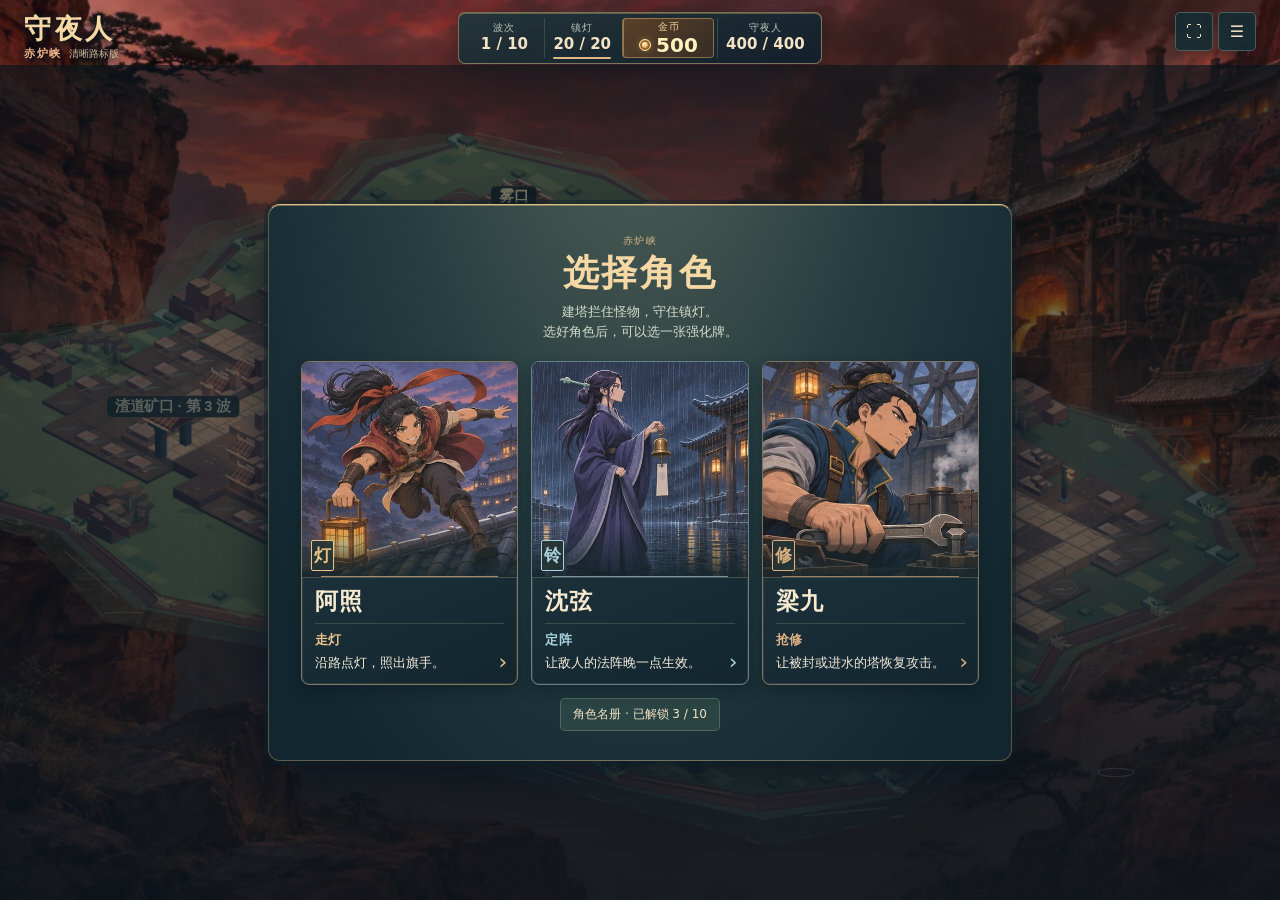
<file: index.html>
<!doctype html>
<html lang="zh-CN">
<head>
<meta charset="utf-8"><meta name="viewport" content="width=device-width,initial-scale=1,viewport-fit=cover">
<meta name="theme-color" content="#142325"><title>守夜人 · 清晰路标版</title><link rel="icon" href="data:,">
  <script type="module" crossorigin src="./assets/index-8osM4e0u.js"></script>
  <link rel="stylesheet" crossorigin href="./assets/index-CZ-QonJN.css">
</head>
<body>
<main>
<div class="layout">
  <div class="field">
    <div class="canvas-wrap">
      <canvas id="board" tabindex="0" aria-label="战场。点十字地基建塔，点塔升级，点道路调动守灯人。也可以用方向键选塔位，按回车打开。"></canvas>
      <div id="arena-frame" aria-hidden="true"></div>
    </div>
    <header class="hud">
      <div class="field-brand"><h1>守夜人</h1><div class="brand-line"><strong id="map-name">青瓦镇</strong><span id="build-version">清晰路标版</span></div></div>
      <section class="strip" aria-label="战斗状态">
        <div><span class="label">波次</span><strong id="wave">1 / 10</strong></div>
        <div class="lamp-gauge"><span class="label" title="怪物到达出口会损耗镇灯，镇灯熄灭就会失守。">镇灯</span><strong id="life"></strong></div>
        <div class="wallet"><span class="label">金币</span><span class="wallet-value"><i aria-hidden="true"></i><strong class="coin" id="gold"></strong></span></div>
        <div><span class="label" id="hero-name">守夜人</span><strong id="hero-hp"></strong></div>
      </section>
      <div class="playback">
        <button id="pause" type="button" aria-pressed="false" title="空格 · 暂停或继续">暂停</button>
        <button id="speed" type="button" aria-label="切换战斗速度">1×</button>
        <button id="fullscreen" type="button" aria-label="进入全屏" title="全屏">⛶</button>
        <button id="menu" type="button" popovertarget="game-menu" aria-label="游戏菜单" title="游戏菜单">☰</button>
      </div>
    </header>
    <ul id="entry-ribbon" aria-label="来敌入口和倒计时，对照地图编号" hidden></ul>
    <div id="portrait-alerts" aria-label="战场预警" hidden>
      <div class="portrait-alert-tabs" role="group" aria-label="切换预警详情">
        <button type="button" data-action="portrait-alert" data-id="boss" aria-controls="boss-intent"><span>首领</span><b></b></button>
        <button type="button" data-action="portrait-alert" data-id="rift" aria-controls="pressure"><span>阵眼</span><b></b></button>
        <button type="button" data-action="portrait-alert" data-id="side" aria-controls="field-notices"><span>侧路</span><b></b></button>
        <button type="button" data-action="portrait-alert" data-id="event" aria-controls="battle-incident field-support"><span>事件</span><b></b></button>
      </div>
      <div id="portrait-alert-panels"></div>
    </div>
    <div class="battle-notice" id="battle-notice">
      <div class="field-notices" id="field-notices">
        <p id="portrait-route-cue" hidden></p>
        <ul id="entrance-alert" aria-label="新入口及增援预告" hidden></ul>
        <div id="incoming" hidden></div>
        <p id="battle-aid-status" role="status" hidden></p>
      </div>
      <div class="threat-stack">
        <section id="pressure" class="pressure" aria-label="阵眼" hidden>
          <div class="pressure-copy"><strong id="pressure-title" role="status"></strong><span id="pressure-clock"></span>
            <small id="pressure-detail"></small><div class="pressure-meter" id="pressure-meter" hidden><i></i></div>
          </div>
          <div class="pressure-actions">
            <button id="rift-hero" type="button" title="F · 守灯人到场后持续破阵"><span id="rift-order">派守灯人</span> <kbd>F</kbd></button>
            <button id="rift-focus" type="button" title="G · 射程内的塔立即转火阵眼"><span id="rift-focus-copy">塔群集火</span> <kbd>G</kbd></button>
          </div>
        </section>
      <section id="boss-intent" aria-label="首领状态" hidden>
        <div class="boss-heading"><strong id="boss-name"></strong><span id="boss-hp"></span></div>
        <div class="boss-health-track"><progress id="boss-meter" max="100" value="100" aria-label="首领生命"></progress><span id="boss-gates" aria-hidden="true"></span></div>
        <strong id="boss-cast"></strong><progress id="boss-timer" max="100" value="100" aria-label="首领施法剩余时间" hidden></progress>
        <p id="boss-distance"></p><p id="boss-counter"></p><p id="boss-focus"></p><button id="boss-action" type="button" hidden></button>
      </section>
      </div>
    </div>
    <div id="side-events">
    <section id="battle-incident" aria-labelledby="incident-title" hidden>
      <div class="incident-heading"><i id="incident-icon" aria-hidden="true"></i><strong id="incident-title" aria-live="polite"></strong><span id="incident-clock"></span></div>
      <progress id="incident-timer" max="100" value="100" aria-label="事件剩余时间"></progress>
      <p id="incident-note" aria-live="polite"></p>
      <div class="incident-actions" role="group" aria-label="事件选项">
        <button id="incident-primary" type="button"><strong></strong><small></small></button>
        <button id="incident-alternative" type="button" hidden><strong></strong><small></small></button>
        <button id="incident-third" type="button" hidden><strong></strong><small></small></button>
      </div>
    </section>
    <section id="field-support" aria-labelledby="field-support-title" hidden>
      <div class="incident-heading"><strong id="field-support-title">协防战令</strong><span id="support-clock"></span></div>
      <div class="incident-actions" id="support-choices" role="group" aria-label="调度协防援助"></div>
    </section>
    </div>
    <section id="castle" aria-label="塔位指挥"></section>
    <div id="build-guide" class="guide-tip" hidden>
      <button type="button" data-action="guide-pad">点这里建塔</button><button type="button" class="guide-skip" data-action="skip-guide">跳过引导</button>
    </div>
    <button id="fixture-cue" type="button" data-action="fixture-cue" hidden></button>
    <p id="map-prompt" hidden></p><p id="chime" aria-live="polite" hidden></p>
    <div class="battle-dock" aria-label="战斗操作">
      <div class="dock-actions">
        <button id="zone" type="button" aria-label="切换战场视野" title="放大后可拖动地图">放大</button>
        <button id="brief-toggle" type="button" popovertarget="situation">战况</button>
        <button id="cancel-aim" type="button" hidden>取消</button>
      </div>
      <p id="radio" role="status" aria-live="polite"></p>
      <div class="dock-primary">
        <div id="starter"></div>
        <div class="command-bar" id="command-bar" hidden><div id="defense-pick" hidden></div><div id="battle-plan-choices" role="group" aria-label="本波战备"></div><button id="lane-brief" type="button" data-action="show-lane-pad" hidden></button><p id="opening-preview" hidden></p><button id="quick-order" type="button"></button></div>
        <div id="skill-guide" class="guide-tip" hidden>
          <p id="skill-guide-copy" role="status">点「提灯」，再点怪物脚下减速。</p><button type="button" class="guide-skip" data-action="skip-guide">跳过引导</button>
        </div>
        <div class="skills" id="skills" aria-label="主动技能"></div>
      </div>
    </div>
  </div>
  <aside id="phase-overlay" aria-labelledby="brief-title">
    <div class="phase-card">
      <p class="label" id="brief-label">出巡前</p>
      <h2 id="brief-title">选择角色</h2>
      <p id="phase-copy"></p>
      <p id="keeper-unlock" class="keeper-unlock" role="status" hidden></p>
      <section id="decisions"></section>
    </div>
  </aside>
</div>
<section id="situation" class="drawer" popover="auto" aria-labelledby="situation-title">
  <div class="drawer-heading"><h2 id="situation-title">战况</h2><button type="button" class="drawer-close" aria-label="关闭战况" popovertarget="situation" popovertargetaction="hide">×</button></div>
  <div class="situation-meta"><strong id="watch">一更</strong><span id="field-note"></span><span id="remaining"></span></div>
  <div id="wave-progress" hidden aria-label="本波出怪进度"><i></i></div>
  <section id="defense-board" aria-label="路线协防" hidden></section>
  <section id="map-mechanic" aria-label="地图机关提示" hidden><strong id="mechanic-title"></strong><span id="mechanic-detail"></span><button id="stone-order" type="button" hidden>守夜人净碑 <kbd>V</kbd></button></section>
  <p id="rift-plan-note" class="rift-plan-note" hidden></p>
  <section id="fixtures" aria-label="地图机关"></section>
  <div class="drawer-actions"><button id="hero-mode" type="button" aria-pressed="false">调动守夜人 <kbd>H</kbd></button><button id="retreat" type="button" title="J · 敌人离开镇灯附近后恢复生命">回镇灯 <kbd>J</kbd></button></div>
  <section class="war-plan" aria-label="守备计划">
    <div id="watch-steps" aria-label="五更进度"></div>
    <p id="brief-copy"></p><p id="map-brief" hidden></p><div id="forecast" aria-label="敌群构成"></div><p id="counter-note" hidden></p>
    <p id="opening-buff" hidden></p><p id="patrol" hidden></p><div id="patrol-options"></div><div id="keeper-plans"></div><div id="preparations"></div>
  </section>
  <details class="advisor-details"><summary>副官布防</summary><section id="advisor"></section></details>
</section>
<section id="game-menu" class="drawer" popover="auto" aria-labelledby="game-menu-title">
  <div class="drawer-heading"><h2 id="game-menu-title">守夜人</h2><button type="button" class="drawer-close" aria-label="关闭菜单" popovertarget="game-menu" popovertargetaction="hide">×</button></div>
  <div class="menu-actions">
    <button id="sound" type="button" aria-pressed="true">音效开</button><button id="help" type="button">操作手册</button><button id="report" type="button">守夜战报</button>
    <button type="button" data-action="roster">角色名册</button><button id="guide-menu" type="button" data-action="toggle-guide">跳过新手引导</button>
    <button id="retry" type="button">重开本波</button><button id="restart" type="button">重开整局</button>
  </div>
</section>
</main>
<dialog id="keeper-roster" aria-labelledby="keeper-roster-title">
  <form method="dialog"><button type="submit" class="drawer-close" aria-label="关闭名册">×</button></form>
  <h2 id="keeper-roster-title">角色名册</h2>
  <p id="keeper-progress"></p><button id="keeper-angle" type="button" aria-pressed="true">查看角色近照</button>
  <div id="keeper-list"></div>
</dialog>
<dialog id="opening-draw" aria-labelledby="draw-title">
  <div class="draw-shell">
    <canvas id="draw-particles" width="1" height="1" aria-hidden="true"></canvas>
    <h2 id="draw-title">选择开局强化</h2>
    <p id="draw-wallet" class="wallet-value" hidden><i aria-hidden="true"></i><span>金币</span><strong id="draw-gold"></strong></p>
    <p id="draw-copy"></p>
    <p id="draw-enrollment" class="keeper-unlock" role="status" hidden></p>
    <details id="draw-odds-details" hidden><summary>查看抽卡概率</summary><p id="draw-odds"></p></details>
    <div id="draw-stage">
      <div id="seal-stage">
        <button id="tear-pack" type="button" aria-label="向右拖动封条或点击拆开卡包">
          <canvas class="pack-canvas" width="568" height="328" aria-hidden="true"></canvas>
        </button>
      </div>
      <div class="draw-choices" id="draw-choices" hidden></div>
    </div>
    <div class="draw-actions">
      <button id="draw-open" class="primary" type="button">打开卡包</button>
      <button id="reward-guide-skip" class="guide-skip" type="button" hidden>跳过引导</button>
      <button id="draw-redraw" type="button" hidden>换一包</button>
      <button id="draw-skip" type="button">跳过强化</button>
      <label hidden><input id="draw-full-motion" type="checkbox">完整动画</label>
    </div>
  </div>
</dialog>
<dialog id="battle-report">
  <h2>守夜战报</h2>
  <div id="report-content"></div>
  <form method="dialog"><button class="primary">返回守备</button></form>
</dialog>
<dialog id="manual" aria-labelledby="manual-title">
  <h2 id="manual-title">怎么玩</h2>
  <p>建塔拦住怪物。怪物到达出口会损耗镇灯，镇灯熄灭就会失守。</p>
  <ol>
    <li>选一位守灯人，拆开卡包选一张强化。开局强化在本局生效，也可以跳过。</li>
    <li>点「布阵并开战」，用金币建好三座推荐塔并开始第 1 波。也可以点地图上的十字地基自己建塔，准备好再开战。</li>
    <li>塔楼会自动攻击。点已有塔可以升级，点道路可以调动守灯人。战斗中也可以点底部技能支援塔楼。</li>
  </ol>
  <details>
    <summary>键盘操作</summary>
    <p>按空格开战、暂停或继续。按 X 执行屏幕上的战斗指令。用 1、2 选战备，翻牌后用 1、2、3 选牌。</p>
    <p>Q 使用角色技能，W 提灯减速，E 召唤民兵，R 轰击一片区域。按 H 后点道路可调动守灯人，按 J 让角色回镇灯休整。放大后可拖动地图查看其他区域。</p>
  </details>
  <details>
    <summary>塔楼、机关和首领</summary>
    <ul>
      <li>箭楼和火铳炮楼能对空，符箓坛擅长对付重甲。点塔可以调整优先攻击的目标。三级塔可以选一种专精。更房可设置守卫集结点。点塔楼的「更多」可以出售或移塔。</li>
      <li>把箭楼和符箓坛建在一起可触发破甲箭，把炮楼和更房建在一起可触发火墙，炮楼搭配箭楼可触发穿云炮。</li>
      <li>每波默认有两枚灯令。在「战况」里使用灯令开机关。青瓦镇可用连灯照破照面傀的伪装，河湾可开闸改道或用排水轮退潮，槐祠可用净魂坛拆护魂碑或敲钟打断附近的首领。</li>
      <li>第 4、5 波在开战按钮上方点协防选项，地图会标出入口、路线和塔位。点「确认协防」后，第 5、6 波守住对应入口，第 7 波起可获得援助。机关旁出现短提示时，点提示即可使用。第 7 波起可在开战按钮上方选择自动战备。救侧路会拦一批地面怪。梦魇之主出现的波次也可以留招打断施法。槐祠第 15 波、青瓦镇第 15 和第 16 波可以预备角色侧防，侧门出现敌情时点指挥按钮或按 X。</li>
      <li>第 5 波起，阵眼会夺取镇灯、封住塔楼或召来援军。按 F 派守灯人过去，按 G 让射程内的塔集中攻击，也可以用灯火轰击。首领施法时，尽快集火，或先用提灯照住首领再施放能命中的角色技能。</li>
    </ul>
  </details>
  <form method="dialog"><button class="primary">返回守备</button></form>
</dialog>
</body>
</html>
</file>
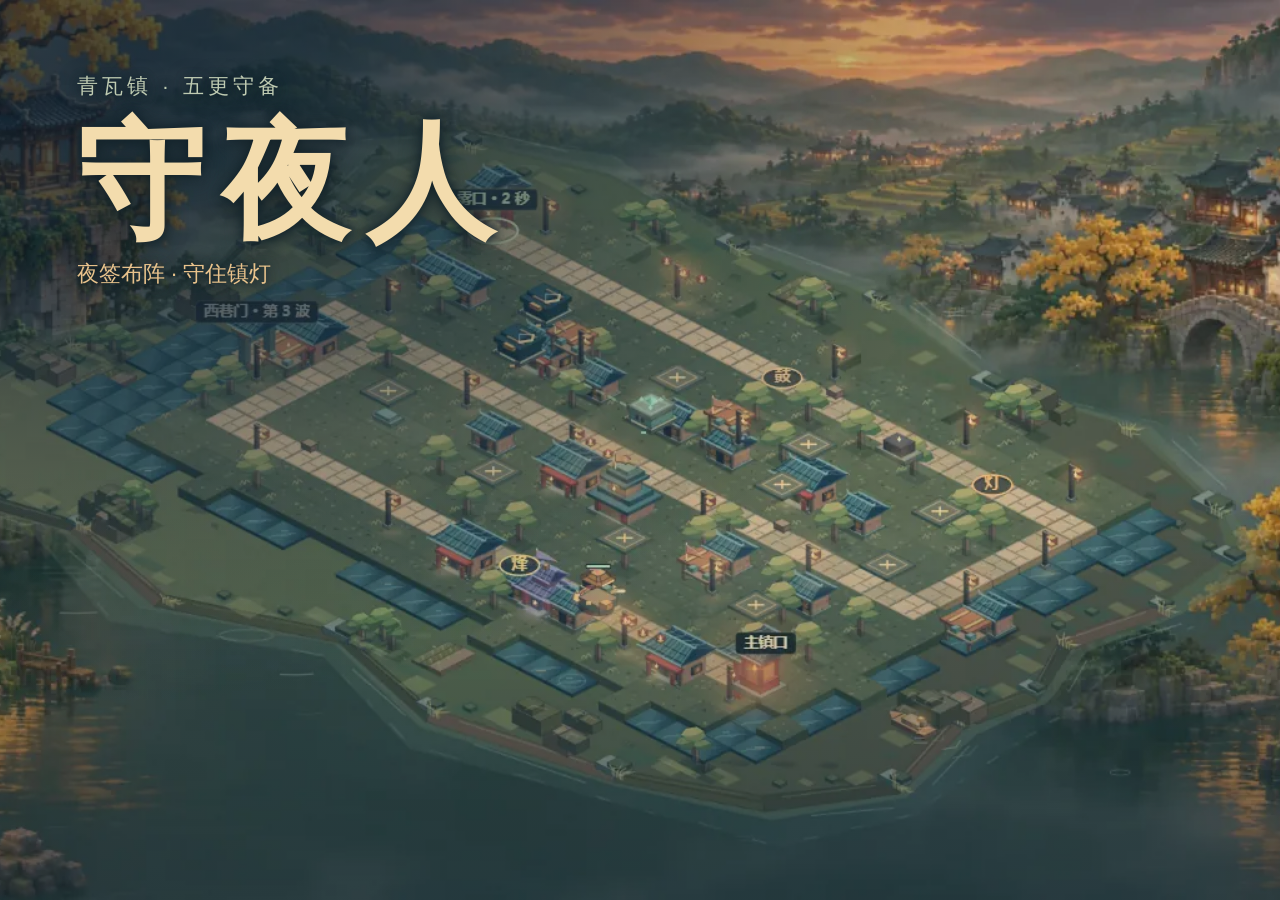
<file: landing.html>
<!doctype html>
<html lang="zh-CN"><head><meta charset="utf-8"><meta name="viewport" content="width=device-width,initial-scale=1">
<title>守夜人</title><link rel="icon" href="data:,"><style>
*{box-sizing:border-box}body{margin:0;background:#16282c;color:#f3dcad;font-family:"Microsoft YaHei",sans-serif}
main{position:relative;min-height:100vh;overflow:hidden;isolation:isolate;background:#192d2f}
.letter{position:absolute;top:8vh;left:6vw;z-index:2;text-shadow:0 3px 20px #152327,0 0 8px #10222e}
p{margin:0;color:#becab1;font-size:clamp(12px,1.7vw,21px);letter-spacing:.2em}
h1{font:bold clamp(55px,10vw,145px)/1.17 SimSun,serif;letter-spacing:.13em;margin:1vh 0 0}
span{font-size:clamp(15px,2vw,22px);color:#e9c38c}
img{position:absolute;inset:0;width:100%;height:100%;object-fit:cover;object-position:48% 43%}
.fog{position:absolute;inset:0;background:radial-gradient(ellipse at 9% 14%,#102131c9,transparent 53%),linear-gradient(0deg,#10233152,transparent 48%)}
@media(orientation:portrait){.letter{top:11vh}img{object-position:49% 44%}}
</style></head>
<body><main><img src="[data-uri]" alt="灯火映照下的青瓦镇"><div class="fog"></div><div class="letter"><p>青瓦镇 · 五更守备</p><h1>守夜人</h1><span>夜签布阵 · 守住镇灯</span></div></main></body></html>
</file>
<file: assets/index-CZ-QonJN.css>
*{box-sizing:border-box}:root{color-scheme:dark;--ink:#f3e3c4;--muted:#b8c8b8;--deep:#142528;--panel:#192e30;--line:#6176676b;--accent:#edc48a;--jade:#b6d4ad;--rose:#e98f7b;font-family:Microsoft YaHei,PingFang SC,system-ui,sans-serif;background:#142426;color:var(--ink)}body{margin:0;overflow:hidden;overscroll-behavior:none}main{--hud-pad:clamp(10px,2vw,24px);--safe-top:env(safe-area-inset-top,0px);--safe-bottom:env(safe-area-inset-bottom,0px);--safe-left:max(var(--hud-pad),env(safe-area-inset-left,0px));--safe-right:max(var(--hud-pad),env(safe-area-inset-right,0px));--hud-top:calc(var(--safe-top) + 12px);--dock-bottom:calc(var(--safe-bottom) + 12px);--camera-top:calc(var(--safe-top) + 102px);--camera-bottom:calc(var(--safe-bottom) + 109px);position:relative;height:100vh;height:100dvh;overflow:hidden;background:#14262e}h1,h2,h3,p{margin:0}h2{font-size:23px;line-height:1.2}h3{font-size:14px;line-height:1.2}.layout,.field,.canvas-wrap,#board{position:absolute;inset:0}#board{display:block;width:100%;height:100%;touch-action:none;cursor:crosshair}.layout[data-zoom]:not([data-aiming]) #board{cursor:grab}#arena-frame{position:absolute;inset:var(--camera-top) var(--safe-right) var(--camera-bottom) var(--safe-left);pointer-events:none}#entry-ribbon{position:absolute;z-index:3;top:var(--notice-top);inset-inline:var(--safe-left) var(--safe-right);display:flex;justify-content:center;flex-wrap:wrap;gap:3px 5px;list-style:none;padding:0;margin:0;pointer-events:none}#entry-ribbon li{display:flex;align-items:center;gap:4px;padding:2px 5px;height:23px;white-space:nowrap;border:1px solid #536975;border-radius:4px;background:#162a36;color:#f3e9cf;font-size:11px}#entry-ribbon li[data-new]{border-color:var(--route-ink)}#entry-ribbon .entry-number{display:grid;place-items:center;min-width:15px;height:15px;border-radius:50%;background:var(--route-ink);color:#172632;font:800 10px/1 system-ui}#entry-ribbon b{margin-left:1px;color:#ead6a7;font-variant-numeric:tabular-nums}#entry-ribbon li[data-soon] b{color:#fff1c2}.hud{position:absolute;inset:var(--hud-top) var(--safe-right) auto var(--safe-left);z-index:3;display:grid;grid-template-columns:1fr auto 1fr;gap:14px;align-items:start;pointer-events:none}.field-brand{justify-self:start;align-self:center;text-shadow:0 2px 8px #080d14}.field-brand h1{font:700 27px/1 SimSun,serif;letter-spacing:.13em;color:#f5d8a4}.brand-line{display:flex;flex-wrap:wrap;align-items:baseline;gap:2px 7px;margin-top:3px}.field-brand{filter:drop-shadow(0 1px 4px #0b1724dd)}#map-name{display:block;color:#d4dbc6;font-size:11px;letter-spacing:.14em}#build-version{color:#cfbd9d;font-size:10px;white-space:nowrap}.strip{display:flex;padding:5px 8px;gap:3px;border:1px solid #c6ad7790;border-radius:7px;background:linear-gradient(165deg,#20363aee,#101f2cf0);box-shadow:0 5px 22px #09141780,inset 0 1px #d1bd7958}.lamp-gauge{position:relative}.lamp-gauge:after{content:"";position:absolute;inset:auto 11% -1px;height:2px;border-radius:2px;background:linear-gradient(90deg,#dbb97f 0 var(--wick,0%),#263c43 var(--wick,0%) 100%)}.lamp-gauge:has([data-low]):after{background:linear-gradient(90deg,#ec8b75 0 var(--wick,0%),#432d39 var(--wick,0%) 100%)}.strip>div{min-width:74px;text-align:center;padding:3px 8px}.strip>div+div{border-left:1px solid #6176676b}.strip strong{display:block;font-size:15px;font-variant-numeric:tabular-nums;white-space:nowrap}.coin{color:#f5cc88}.strip>.wallet{min-width:92px;border-radius:4px;border-left-color:#e3b96d75;background:linear-gradient(135deg,#5b4129,#352d26);box-shadow:inset 0 0 0 1px #f0c47d6d;padding:2px 8px}.wallet .label{color:#f4d59f;letter-spacing:.08em}.wallet-value{display:inline-flex;align-items:center;justify-content:center;gap:5px;color:#ffe1a0;font-variant-numeric:tabular-nums}.wallet-value>i{flex:none;display:block;width:12px;height:12px;border-radius:50%;border:1px solid #ffe8a3;background:radial-gradient(circle at 36% 34%,#ffebb9 0 18%,#d69b4a 52%,#9c5e2d);box-shadow:inset 0 0 0 2px #9b602b,0 0 7px #ffc7724f}.strip .wallet strong{font-size:20px;line-height:1.1;color:#fff2bd;letter-spacing:.01em}.label{display:block;color:var(--muted);font-size:10px;letter-spacing:.12em}.playback{display:flex;justify-self:end;gap:5px;pointer-events:auto}.playback button{min-width:38px;min-height:39px;background:#162c33ec;box-shadow:0 4px 14px #030b104a}#fullscreen,#menu{font-size:16px;line-height:1}.battle-notice{position:absolute;z-index:2;inset:var(--notice-top,calc(var(--hud-top) + 60px)) var(--safe-right) auto var(--safe-left);display:flex;flex-direction:row-reverse;justify-content:space-between;gap:9px;align-items:start;pointer-events:none}.field-notices{display:grid;justify-items:end;gap:5px;max-width:min(560px,60%)}#entrance-alert{list-style:none;display:grid;gap:3px;padding:0;margin:0;color:#ffedbd;text-align:right}#entrance-alert li{display:flex;align-items:center;gap:6px;max-width:100%;width:fit-content;justify-self:end;padding:4px 7px;border:1px solid #dfae7596;border-left:3px solid #ffcf87;border-radius:4px;background:#4c372ced;font:700 11px/1.3 system-ui;box-shadow:0 4px 12px #140e1c70}#entrance-alert li>span,#entrance-alert li>b{flex:none;white-space:nowrap}#entrance-alert li>span{color:#f1bc7b}#entrance-alert li>b{padding:2px 4px;border-radius:3px;background:#ffd697;color:#332018;font-variant-numeric:tabular-nums}#entrance-alert li[data-type=summon]{border-left-color:#f2a1aa;background:#4a303fec;color:#ffdae2}#entrance-alert li[data-type=summon]>span{color:#f3adb5}#entrance-alert li[data-type=summon]>b{color:#371e2c;background:#f7b9c6}#entrance-alert li[data-type=flag]{border-left-color:#a7dcd6;background:#233f47ed;color:#e2f5e9}#entrance-alert li[data-type=flag]>span{color:#a5d8cc}#entrance-alert li[data-type=flag]>b{background:#c2e8dc;color:#213738}#incoming{display:flex;align-items:center;gap:5px 10px;max-width:100%;padding:6px 9px;border:1px solid var(--line);border-radius:6px;background:#172c33e8;color:#e8ddc8;font-size:11px;text-shadow:0 1px 2px #0e1c22}#incoming>strong{white-space:nowrap;color:#f0ce93}#incoming.imminent{background:linear-gradient(90deg,#59432e,#303735)}:is(#battle-incident,#field-support){position:absolute;z-index:3;right:var(--safe-right);bottom:calc(var(--dock-bottom) + 60px);width:min(340px,calc(100% - var(--safe-left) - var(--safe-right)));pointer-events:auto;padding:8px 10px;border:1px solid #dbc49960;border-left:3px solid var(--incident-tint);border-radius:5px;background:linear-gradient(135deg,#292a34fa,#172c33fa);box-shadow:0 5px 18px #060e16aa;color:#fff3d9}#side-events{display:contents}#field-support{--incident-tint:var(--support-tint,#eac697);border-left-color:var(--incident-tint)}#field-support .incident-heading{grid-template-columns:1fr auto;margin-bottom:6px}#support-clock{font:700 12px system-ui;font-variant-numeric:tabular-nums}#field-support[data-urgent] #support-clock{color:#ffc6a5}#support-choices [data-id=field]:not(:disabled){background:#334842;border-color:#e2b982a6}.incident-heading{display:grid;grid-template-columns:auto 1fr auto;align-items:center;gap:7px;font-size:14px;color:var(--incident-tint)}#incident-icon{display:grid;place-items:center;width:24px;height:24px;border:1px solid currentColor;border-radius:4px;font:700 15px SimSun,serif;background:#0f1e2a}#battle-incident[data-state=urgent]{box-shadow:0 0 18px color-mix(in srgb,var(--incident-tint) 32%,transparent),0 5px 18px #060e16aa}#battle-incident[data-state=yield] #incident-clock{color:#f6e0c2}#battle-incident:is([data-state=resolved],[data-state=missed]){background:linear-gradient(135deg,#243b38,#132731);box-shadow:0 5px 18px #060e16aa,0 0 16px #a2e6b830}#battle-incident[data-state=missed]{background:linear-gradient(135deg,#4a312e,#20252b);box-shadow:0 5px 18px #060e16aa,0 0 14px #f5a98832}#battle-incident:is([data-state=resolved],[data-state=missed]) #incident-note{margin:6px 0 2px}@media(prefers-reduced-motion:no-preference){:is(#battle-incident,#field-support):not([hidden]){animation:incident-enter .22s ease-out}}@keyframes incident-enter{0%{opacity:0;transform:translateY(6px)}to{opacity:1;transform:none}}#incident-clock{padding:3px 5px;border-radius:3px;background:#0a2026;font:700 12px system-ui;font-variant-numeric:tabular-nums;white-space:nowrap}#incident-timer{display:block;width:100%;height:3px;appearance:none;border:0;background:#485256;margin:5px 0}#incident-timer::-webkit-progress-bar{background:#485256}#incident-timer::-webkit-progress-value{background:var(--incident-tint)}#incident-timer::-moz-progress-bar{background:var(--incident-tint)}#incident-note{font-size:11px;line-height:1.36;margin-bottom:6px}.incident-actions{display:grid;grid-template-columns:repeat(var(--incident-choices,2),minmax(0,1fr));gap:5px}.incident-actions button{min-width:0;padding:5px 6px;min-height:40px;text-align:left;font-size:11px;border-color:#cfb78595;background:#253e44;color:#ffedc8}.incident-actions strong,.incident-actions small{display:block;line-height:1.26}.incident-actions small{margin-top:3px;color:#cee0da;font-size:10px}.incident-actions button:disabled{opacity:.6}@media(pointer:coarse){.incident-actions button{min-height:43px}}#map-prompt,#chime{position:absolute;pointer-events:none;z-index:4}#life[data-low]{color:#ff9d85}.arrival-lanes{display:flex;gap:4px 12px;flex-wrap:wrap}.arrival-lane{display:inline-flex;gap:5px;align-items:baseline;flex-wrap:wrap}.arrival-lanes b{color:var(--lane-tint,#b8d3ae);background:#18333eaa;padding:1px 4px;border-radius:3px}.layout[data-map=river] #map-name{color:#aee0de}.layout[data-map=shrine] #map-name{color:#f0bb9b}.layout[data-map=frost] #map-name{color:#c0e6f8}.layout[data-map=forge] #map-name{color:#f4b588}.threat-stack{display:grid;gap:5px;width:min(330px,100%);min-width:0;justify-items:start}#boss-intent{--boss-tint:#ecab97;pointer-events:none;width:min(278px,100%);padding:7px 9px;border:1px solid #b58d7988;border-left:3px solid var(--boss-tint);border-radius:5px;background:linear-gradient(118deg,#30242aef,#202831ef);box-shadow:0 5px 15px #0a10196e;color:#fff2d7}.boss-heading{display:flex;justify-content:space-between;gap:4px;align-items:center;font-size:12px}#boss-hp{font-size:10px;color:#edd4c4;font-variant-numeric:tabular-nums}#boss-meter,#boss-timer{display:block;appearance:none;width:100%;height:4px;margin:4px 0 5px;border:0;border-radius:5px;overflow:hidden;background:#57404b}#boss-timer{height:3px;margin:3px 0 4px;background:#2e2734}#boss-timer::-webkit-progress-bar{background:#2e2734}#boss-timer::-webkit-progress-value{background:var(--boss-tint)}#boss-timer::-moz-progress-bar{background:var(--boss-tint)}.boss-health-track{position:relative}#boss-gates{position:absolute;inset:0;pointer-events:none}#boss-gates i{position:absolute;top:0;height:4px;width:2px;background:#f4dfb9d1;box-shadow:0 0 3px #201627}#boss-meter::-webkit-progress-bar{background:#57404b}#boss-meter::-webkit-progress-value{background:linear-gradient(90deg,#b47678,var(--boss-tint))}#boss-meter::-moz-progress-bar{background:var(--boss-tint)}#boss-cast{display:block;color:var(--boss-tint);font-size:11px}#boss-counter{font-size:11px;color:#f0dfca;line-height:1.38}#boss-distance{color:#ffbc9e;font-size:11px;font-weight:700}#boss-focus{color:#ffdba4;font-size:11px}#boss-cast:empty,#boss-counter:empty,#boss-distance:empty,#boss-focus:empty{display:none}#boss-intent[data-near-exit]{border-left-color:#ffb184}#boss-action{pointer-events:auto;width:100%;min-height:34px;margin-top:5px;padding:4px;border-color:#a883a6;background:#513c54;color:#fff2dc;font-size:11px}#boss-action:hover,#boss-action:focus-visible{border-color:#edc7ed;background:#68476b}#boss-intent[data-state=casting]{box-shadow:0 0 19px #ec8d9057}#map-brief{border-left:2px solid #638f7b;padding:5px 6px;background:#5076601f;color:#304b42;font-size:11px}#map-mechanic{display:grid;grid-template-columns:auto minmax(0,1fr) auto;gap:6px;align-items:center;padding:6px 9px;border-block:1px solid #d5a77860;background:#47372e;color:#f4ddae;font-size:11px}#map-mechanic[data-map=river]{background:#203e48;color:#bae6ef}#map-mechanic[data-map=shrine]{background:#343249;color:#d8caf6}#map-mechanic strong{font-size:12px;white-space:nowrap}.battle-dock{position:absolute;z-index:3;inset:auto var(--safe-right) var(--dock-bottom) var(--safe-left);display:grid;grid-template-columns:minmax(0,1fr) auto minmax(0,1fr);align-items:end;gap:9px;pointer-events:none}.dock-primary,.dock-actions{display:flex;justify-content:center;align-items:end;gap:6px}.dock-primary{grid-area:1/2;position:relative}.guide-tip{display:flex;align-items:center;justify-content:space-between;gap:8px;padding:3px 6px 3px 9px;background:#162e34f7;color:#ffe3a9;border:1px solid #d4b37c;border-radius:6px;box-shadow:0 5px 16px #071721ad;font-size:12px;line-height:1.35}.guide-tip p{margin:0}.guide-tip button,.draw-actions .guide-skip{min-height:36px;padding:3px 6px;white-space:nowrap}.guide-skip{font-size:11px;background:#263c3d;color:#dfe7d6}#build-guide{position:absolute;z-index:4;left:clamp(91px,var(--guide-x),calc(100% - 91px));transform:translate(-50%,calc(-100% - 10px))}#build-guide:after{content:"";position:absolute;top:100%;left:calc(50% + var(--guide-x) - clamp(91px,var(--guide-x),calc(100vw - 91px)));border:7px solid transparent;border-bottom:0;border-top-color:#d4b37c;transform:translate(-50%);pointer-events:none}#build-guide [data-action=guide-pad]{color:#283131;background:#f4d399;font-weight:700}#fixture-cue{position:absolute;z-index:4;left:clamp(96px,var(--cue-x),calc(100% - 96px));transform:translate(-50%,calc(-100% - 9px));max-width:190px;min-height:34px;padding:4px 10px;white-space:nowrap;color:#302a21;background:#f3d69c;border-color:#fff0c6;box-shadow:0 3px #785f45,0 5px 14px #101c28be;font-weight:760;font-size:12px}#fixture-cue:is([data-anchor=sluice],[data-anchor=pump]){color:#143638;background:#a8ddce;border-color:#e1ffe8}#fixture-cue:after{content:"";position:absolute;top:100%;left:calc(50% + var(--cue-x) - clamp(96px,var(--cue-x),calc(100vw - 96px)));border:7px solid transparent;border-bottom:0;border-top-color:inherit;transform:translate(-50%);pointer-events:none}@media(pointer:coarse){#fixture-cue{min-height:43px}}#skill-guide{position:absolute;inset:auto 0 calc(100% + 7px);pointer-events:auto}#skill-guide .guide-skip{width:auto;flex:none}.tower-guide{box-shadow:none}[data-guide-target]{outline:2px solid #ffd891;outline-offset:2px}#draw-choices[data-guide-target]{outline-offset:5px;border-radius:6px}@media(pointer:coarse){.guide-tip button{min-height:42px}}@media(max-width:760px){#skill-guide{position:static;width:100%}}.dock-actions{grid-area:1/3;justify-self:end}.dock-primary button,.dock-actions button{pointer-events:auto}#quick-order,#starter button{min-height:49px;padding:7px 15px;font-weight:750;white-space:nowrap;background:linear-gradient(#efd39d,#d9b276);color:#33271b;border-color:#ecd4a4;box-shadow:0 3px #775638,0 5px 14px #071421a6}#quick-order.primary:hover:not(:disabled){background:#f5d49e;border-color:#ffebc2}#quick-order[data-urgent]{background:#ffbc89;color:#481f17;border-color:#ffe0b3;box-shadow:0 4px #a75c38,0 9px 22px #030e19bc}#starter:empty,#preparations:empty{display:none}#starter button{background:#244442;color:#f2ddad;border-color:#9aaf91;box-shadow:0 4px #132a2d,0 9px 22px #030e19bc}#starter small{font-size:10px}#side-prep{display:grid;grid-template-columns:repeat(2,minmax(0,1fr));gap:5px;width:min(308px,calc(100vw - 20px))}#side-prep button{white-space:normal;text-align:left;min-height:52px;padding:5px 8px;background:#172f36ed;border-color:#53736f}#side-prep button[aria-pressed=true]{background:#294944;border-color:#e1c689}#side-prep strong,#side-prep small{display:block}#side-prep small{line-height:1.3;color:#d2ddcc;margin-top:2px}.layout[data-phase=planning]:has(#side-prep) #quick-order{width:100%}#battle-plan-choices{display:grid;grid-template-columns:repeat(2,minmax(0,1fr));gap:6px;margin:0 0 7px;width:min(320px,calc(100vw - 20px));text-align:left}#battle-plan-choices:empty{display:none}#defense-pick{width:min(432px,calc(100vw - 18px));padding:7px;margin-bottom:5px;color:#f4deae;background:#172f36ef;border:1px solid #8b896a;border-radius:6px;font-size:12px}#defense-pick-copy span{margin-left:4px;color:#bed1c5;font-size:10px}.defense-when{color:#d4e0d4;font-size:11px;margin:3px 0 6px}.defense-options{display:grid;grid-template-columns:repeat(2,minmax(0,1fr));gap:5px}.defense-options button{min-height:52px;min-width:0;padding:4px 6px;white-space:normal;text-align:left;background:#26423f;border-color:#879781}.defense-options strong,.defense-options small{display:block;line-height:1.32}.defense-options small{color:#d8e4d4;font-size:10px;margin-top:2px}#command-bar:has(#defense-pick:not([hidden])) #quick-order{width:100%}.defense-options button[aria-pressed=true]{background:#385754;border-color:#ffe0a1;box-shadow:inset 0 0 0 1px #ffe0a17a}.defense-actions{display:flex;align-items:center;flex-wrap:wrap;gap:5px;margin-top:5px}.defense-actions button{flex:1 0 auto;min-height:33px;padding:3px 7px;font-size:11px;white-space:nowrap}.defense-actions button[data-action=defense]{color:#13262a;background:#edd399;border-color:#eddaa9}.defense-actions button[data-action=defense-pad],#defense-pick>button[data-action=defense-pad]{color:var(--route-ink);border-color:var(--route-ink);min-height:33px;margin:3px 3px 0 0}@media(max-width:760px){.dock-primary #defense-pick button[data-action=defense-pad],.dock-primary #defense-pick .defense-actions button{width:auto;min-height:42px}}#lane-brief,#opening-preview{margin:0 0 5px;padding:3px 7px;color:#e4edca;background:#163338e6;border-left:2px solid #a0d1bd;border-radius:3px;font-size:11px;line-height:1.4}#lane-brief{display:block;width:100%;min-height:34px;text-align:left;font-weight:600;border-top-color:#426362;border-right-color:#426362;border-bottom-color:#426362}#lane-brief:disabled{opacity:.8}#battle-aid-status{margin:2px 0 0;padding:4px 8px;border:1px solid #8cc1a5a3;border-radius:4px;background:#132e32f2;color:#dbf2d8;font-size:11px;font-weight:700;justify-self:end}#battle-plan-choices button{padding:6px 9px;min-height:47px;white-space:normal;text-align:left;color:#f1e7cf;background:#172f36ed;border-color:#53736f}#battle-plan-choices button[aria-pressed=true]{background:#274843;border-color:#d4c28c;box-shadow:inset 0 0 0 1px #bfb17b45}#battle-plan-choices button:disabled{opacity:.55}#battle-plan-choices strong,#battle-plan-choices small{display:block}#battle-plan-choices small{font-size:10px;line-height:1.28;margin-top:2px;color:#d2ddcc}.layout[data-phase=planning] #command-bar:has(#battle-plan-choices:not(:empty)) #quick-order{width:100%}.dock-actions button{min-height:42px;min-width:53px;background:#152c32ec}#brief-toggle[data-threat]{border-color:#f1b580;color:#ffe2ad;box-shadow:0 0 13px #ad724f9c}#cancel-aim{background:#523b30;border-color:#d6a475}.tower-head h3{flex:1}.tower-head [data-action=tower-more]{font-size:11px}.layout[data-aiming] #castle{display:none}#map-mechanic span{line-height:1.35}#map-mechanic button{min-height:33px}#boss-intent[data-state=ward] #boss-meter::-webkit-progress-value{background:linear-gradient(90deg,#648683,#b3dcca)}#opening-buff{padding:5px 7px;background:#bb955c23;border-left:2px solid #a18552;color:#f5dba4;font-size:11px}#fixtures{display:grid;grid-template-columns:auto repeat(3,minmax(0,1fr));gap:4px;padding:5px 7px;border-bottom:1px solid var(--line)}#fixtures:empty,#patrol-options:empty{display:none}.pressure{width:100%;padding:7px 8px;border:1px solid #a78668;border-left:3px solid #e6b88d;border-radius:5px;background:#233436f7;box-shadow:0 4px 12px #111b24ab}.pressure[data-state=active]{background:#413741f7}.pressure[data-state=drain]{background:#512e32fb;border-color:#bf786c;border-left-color:#ffaf88}.pressure-copy{display:grid;grid-template-columns:1fr auto;gap:2px 8px;align-items:center}.pressure strong{font-size:13px;color:#ffe0a8}#pressure-clock{color:#ffdab1;font-size:12px;font-variant-numeric:tabular-nums;font-weight:700}.pressure small,.pressure-meter{grid-column:1/-1}.pressure small,.rift-plan-note{font-size:11px;line-height:1.32}.pressure small{color:#fff0d2}.rift-plan-note{padding:6px 9px;color:#f5d7ba;background:#284143}.pressure-actions{display:flex;gap:5px;margin-top:5px;pointer-events:auto}.pressure-actions button{flex:1;padding:3px 5px;min-height:32px;font-size:11px}.pressure-actions button:not(:disabled){border-color:#b89b70;background:#3d4842;color:#fff4d6}.pressure-meter{height:3px;margin-top:4px;background:#382d33;border-radius:3px;overflow:hidden}.pressure-meter i{display:block;width:var(--rift-hp);height:100%;background:#e5ab7b}.report-rifts{display:block;color:var(--jade);font-size:10px}.fixture-count{display:grid;place-content:center;padding:0 6px;color:var(--muted);font-size:11px;text-align:center}.fixture-count b{color:var(--accent);font-size:15px}#fixtures button{display:grid;align-content:center;gap:1px;min-height:41px;padding:3px 2px}#fixtures button small{color:#bed3c1;font-size:10px}.objective-choices{display:grid;grid-auto-columns:minmax(0,1fr);grid-auto-flow:column;gap:4px;margin-top:5px}.objective-choices button{font-size:11px;padding:4px 2px}.objective-choices button:hover,.objective-choices button[aria-pressed=true]{background:#425648;color:#fff2cf;border-color:#425648}#map-prompt{bottom:var(--camera-bottom);left:50%;transform:translate(-50%);width:max-content;max-width:90%;background:#172c33ef;padding:5px 10px;border:1px solid #9c85596e;border-radius:6px;color:#ffdea1;font-size:12px;text-align:center}#map-prompt[data-opening]{background:#162b34ee;color:#ffdfa6;border-color:#ccb18580;box-shadow:0 4px 18px #0d1825ba}#chime{top:25%;left:50%;transform:translate(-50%);padding:7px 15px;color:#f7ddaf;font:700 clamp(17px,3vw,29px) SimSun,serif;text-shadow:0 2px 8px #12272b;background:#192b31c9;border:1px solid #c9ae6999;white-space:nowrap}#phase-overlay{position:absolute;z-index:4;inset:calc(var(--hud-top) + 53px) 0 0;display:grid;place-items:center;padding:15px;background:radial-gradient(ellipse at 50% 52%,#101c22b3,#0c18225c 74%,transparent)}.phase-card{width:min(595px,100%);max-height:100%;overflow:auto;padding:clamp(16px,4vw,30px);border:1px solid #d1ac735d;border-top-color:#e1bd7e;border-radius:9px;background:linear-gradient(146deg,#1d363bfa,#112431fa);color:#f6e4bf;box-shadow:0 1px #daca9740 inset,0 16px 70px #081115bf;text-align:center}.phase-card .label{color:#d5b486;margin-bottom:6px}.phase-card h2{color:#f5d8a4;font:700 clamp(24px,4vw,36px)/1.1 SimSun,serif;letter-spacing:.07em}#phase-copy{max-width:29em;margin:9px auto 16px;font-size:13px;line-height:1.55;color:#d3decb}[data-phase=squad] #phase-copy{white-space:pre-line}#decisions{display:grid;gap:8px}[data-phase=squad] #phase-overlay{background:radial-gradient(ellipse at 50% 54%,#101c2245,#08131aaf),linear-gradient(0deg,#07182163,transparent 60%)}[data-phase=squad] .phase-card{width:min(744px,100%);padding:clamp(14px,3.5vw,29px);border-radius:12px;background:radial-gradient(ellipse at 50% -35%,#566459,#253c40 49%,#122630 89%);box-shadow:0 0 0 4px #0d212967,0 20px 58px #07121ccd,inset 0 1px #efd79c5e}.squad-choices{display:grid;grid-template-columns:repeat(3,minmax(0,1fr));gap:clamp(7px,1.4vw,13px);padding:3px}.squad-choice,.draw-shell{--squad-ink:#dfbe88}.squad-choice[data-id=archers],#opening-draw[data-squad=archers] .draw-shell{--squad-ink:#b3dbe0}.squad-choice[data-id=runes],#opening-draw[data-squad=runes] .draw-shell{--squad-ink:#bee2a6}.squad-choice[data-id=mixed],#opening-draw[data-squad=mixed] .draw-shell{--squad-ink:#f6c18b}.squad-choice{display:grid;grid-template-rows:auto 1fr;position:relative;overflow:hidden;text-align:left;padding:0;border:1px solid color-mix(in srgb,var(--squad-ink) 48%,#26363c);border-radius:8px;background:linear-gradient(156deg,#233b43,#132630);color:#f7ead1;box-shadow:inset 0 0 0 1px #c9cc951e,0 5px 14px #07141b67;transition:transform .24s cubic-bezier(.2,.75,.24,1),border-color .24s,box-shadow .24s}.squad-choice:is(:hover,:focus-visible){transform:translateY(-3px);background:linear-gradient(156deg,#304c50,#172d38);border-color:var(--squad-ink);box-shadow:0 8px 18px #0a161e9a,0 0 15px color-mix(in srgb,var(--squad-ink) 30%,transparent)}.squad-choice:active:not(:disabled){transform:translateY(0) scale(.985)}.squad-art{display:block;position:relative;overflow:hidden;aspect-ratio:2.14;border-bottom:1px solid #d9cd913d}.squad-art img{display:block;width:100%;height:100%;object-fit:cover;object-position:50% 56%;transition:transform .4s cubic-bezier(.2,.75,.24,1)}.squad-choice:is(:hover,:focus-visible) img{transform:scale(1.07)}.squad-art b{position:absolute;bottom:6px;left:9px;display:grid;place-items:center;width:28px;height:29px;border-radius:4px;color:var(--squad-ink);border:1px solid currentColor;background:#142731e8;font:700 17px SimSun,serif}.squad-info{display:grid;gap:5px;align-content:start;padding:10px 13px 12px}.squad-info strong{font:700 clamp(17px,2.6vw,23px)/1.2 SimSun,serif;letter-spacing:.04em}.squad-role{font-size:11px;color:var(--squad-ink)}.squad-perks{display:grid;gap:3px;margin-top:3px;padding-top:7px;border-top:1px solid #e0d5a62e;color:#e7e7d6;font-size:12px}.squad-arrow{position:absolute;bottom:11px;right:10px;color:var(--squad-ink);font:22px/1 system-ui}.keeper-art{aspect-ratio:.94;background:#172b36}.keeper-art:after{content:"";position:absolute;inset:0;background:linear-gradient(0deg,#142834ee,transparent 31%);pointer-events:none}.keeper-art b{z-index:1}.keeper-slice{display:block;position:absolute;inset:0 0 auto;width:100%;aspect-ratio:1;overflow:hidden;transition:transform .36s ease-out;transform-origin:50% 30%}.keeper-atlas{position:absolute;left:calc(var(--col)*-100%);top:calc(var(--row)*-100%);width:500%;height:200%;background:var(--keepers-ink) 0 0/100% 100% no-repeat}.keeper-card .keeper-art b{width:23px;height:31px;border-radius:2px;background:#263435ed}.keeper-plans{margin:8px 0;padding:8px 9px;border:1px solid #8d92744c;background:#162a31}.keeper-plans summary{color:#e3cda0;font-size:13px;cursor:pointer}.keeper-plans p{margin:6px 0;font-size:12px}.keeper-plans .objective-choices{display:grid;grid-template-columns:1fr 1fr;gap:5px}.keeper-plans button{display:grid;text-align:left;white-space:normal;gap:3px}.keeper-plans small{font-size:11px;line-height:1.35}.keeper-atlas[data-portrait=action]{background-image:var(--keepers-action)}#keeper-angle{display:block;margin:1px 0 13px;padding:5px 10px;border-radius:3px;color:#f6e3b8}#forecast [data-threat=air]{color:#b9def6;border-color:#7bb1d184}#forecast [data-threat=armor]{color:#efd1a2;border-color:#c69f6e84}#forecast [data-threat=boss]{color:#f2b1ba;border-color:#d38c9d84}.tower-neighbor{font-size:11px;margin:4px 0 9px;color:#c5d5c4}button.keeper-card:is(:hover,:focus-visible) .keeper-slice{transform:translateY(-1.2%) scale(1.055)}.keeper-art:before{content:"";position:absolute;inset:auto 9% 0;height:1px;z-index:2;background:var(--squad-ink);opacity:.65;box-shadow:none}.keeper-card .keeper-art:after{background:linear-gradient(0deg,#14252be1,transparent 24%)}@media(prefers-reduced-motion:no-preference){.squad-choices .keeper-card{animation:keeper-enter .38s ease-out both}.squad-choices .keeper-card:nth-child(2){animation-delay:.07s}.squad-choices .keeper-card:nth-child(3){animation-delay:.13s}}@keyframes keeper-enter{0%{opacity:.22;translate:0 8px}to{opacity:1;translate:0 0}}.keeper-card .keeper-build{display:block;padding:5px 6px;margin-top:3px;border-left:2px solid color-mix(in srgb,var(--squad-ink),transparent 44%);background:#12242e8c;color:#dce7e2;font-size:11px}.keeper-quick{display:grid;gap:3px;font-size:13px;color:#f3ebda}.keeper-quick em{letter-spacing:.025em}.squad-choices .squad-perks{padding-top:6px}.keeper-card .squad-perks{line-height:1.5;padding-right:5px}.keeper-card .squad-perks em{color:var(--squad-ink);font-weight:700;font-style:normal}.keeper-ledger{justify-self:center;padding:6px 12px;margin-top:2px;font-size:12px}.keeper-unlock{border:1px solid #c5a97488;border-radius:5px;color:#ffe1a2;padding:7px;margin-bottom:9px}#keeper-roster{position:relative;width:min(1020px,calc(100% - 24px));max-width:none;max-height:calc(100dvh - 24px);margin:auto;overflow:auto;padding:20px;border:1px solid #b89863;border-radius:12px;background:#172e38;color:#f4e3c2;box-shadow:0 20px 72px #061319b0}#keeper-roster::backdrop{background:#08131ac7}#keeper-roster form{position:absolute;right:12px;top:12px}#keeper-progress{margin:6px 0 13px;color:#d8c4a1;font-size:13px}#keeper-list{display:grid;gap:9px;grid-template-columns:repeat(5,minmax(0,1fr))}#keeper-list .squad-choice{min-width:0;grid-template:auto 1fr / 1fr}#keeper-list .keeper-art{height:auto;aspect-ratio:1.18}#keeper-list .keeper-art:has([data-portrait=action]),.squad-choices .keeper-art:has([data-portrait=action]){aspect-ratio:1}@media(max-width:620px)and (max-height:690px){.squad-choices .keeper-art:has([data-portrait=action]){aspect-ratio:1.58}}#keeper-list .keeper-card[data-locked] .keeper-slice{filter:saturate(.78) brightness(.85)}@media(max-width:820px){#keeper-list{grid-template-columns:repeat(3,minmax(0,1fr))}}@media(max-width:560px){#keeper-list{grid-template-columns:repeat(2,minmax(0,1fr))}}.river-council{display:grid;gap:6px;margin:4px 0;color:#efd4a1}.river-council>div{display:grid;gap:5px;grid-template-columns:1fr 1fr}.river-council .choice{padding:8px;text-align:left;border-color:#bea17078}.river-council small{display:block;font-size:11px;line-height:1.4}#defense-board{margin:8px 0;border:1px solid #a98e5b72;border-radius:6px;padding:6px 8px;background:#332e2461}#watch-steps{display:grid;grid-template-columns:repeat(5,1fr);gap:4px;margin-bottom:8px}#watch-steps span{border-bottom:2px solid #415963;text-align:center;color:#acc1bc;font-size:11px;padding:3px}#watch-steps [data-done]{border-color:#80aa91;color:#c2ddbd}#watch-steps [aria-current=step]{border-color:#ebbb80;color:#ffe4b4}@media(max-width:550px){[data-phase=squad] #phase-overlay{padding:9px}.squad-choices{grid-template-columns:1fr}.squad-choice{grid-template:1fr / minmax(72px,29%) minmax(0,1fr);min-height:82px}.squad-art{height:100%;aspect-ratio:auto;border:0;border-right:1px solid #d9cd913d}.keeper-art{min-height:92px}.squad-choices .keeper-art:has([data-portrait=action]){width:100%;aspect-ratio:auto;container-type:size}.squad-choices .keeper-slice{inset:50% auto auto 50%;width:max(100cqw,100cqh);translate:-50% -50%}.squad-art img{position:absolute;inset:0}.squad-art b{width:22px;height:23px;left:5px;bottom:5px;font-size:14px}.squad-info{padding:7px 19px 8px 10px;gap:2px}.squad-perks{padding-top:4px;font-size:11px;gap:0}.squad-arrow{bottom:50%;right:7px;transform:translateY(50%)}}@media(max-width:550px)and (max-height:690px){.squad-choices .squad-info{padding-block:5px;gap:1px}.squad-choices .squad-perks{margin-top:1px;padding-top:3px}.squad-choices .keeper-quick{gap:0}}@media(max-height:490px)and (orientation:landscape)and (min-width:551px){[data-phase=squad] #phase-overlay{padding:8px}[data-phase=squad] .phase-card{padding:10px 15px}[data-phase=squad] #phase-copy{margin:5px 0 6px}.squad-art{aspect-ratio:3.16}.keeper-art{aspect-ratio:2.3}.squad-info{padding-block:7px 9px}}@media(prefers-reduced-motion:reduce){.squad-choice,.squad-art img{transition:none}.squad-choice:is(:hover,:focus-visible),.squad-choice:is(:hover,:focus-visible) img{transform:none}.keeper-slice{transition:none}button.keeper-card:is(:hover,:focus-visible) .keeper-slice{transform:none}}.event-layout{display:grid;grid-template-columns:minmax(92px,.72fr) minmax(0,1fr);gap:10px}.event-layout img{width:100%;height:100%;max-height:145px;min-height:0;object-fit:cover;border:1px solid #d1ac735d;border-radius:5px}.event-layout>div{display:grid;gap:6px}.event-layout .choice{min-height:48px;padding:7px 11px;text-align:left}.event-layout .choice small{display:block;margin-top:4px}.drawer{position:fixed;inset:auto var(--safe-right) calc(var(--dock-bottom) + 61px) auto;margin:0;max-height:68dvh;width:min(411px,calc(100% - var(--safe-left) - var(--safe-right)));overflow:auto;overscroll-behavior:contain;padding:0 12px 12px;border:1px solid #c7ac768f;border-radius:8px;background:#152c33f7;color:var(--ink);box-shadow:0 13px 50px #07121bc4}#game-menu{inset:calc(var(--hud-top) + 49px) var(--safe-right) auto auto;width:min(260px,calc(100% - var(--safe-left) - var(--safe-right)))}.drawer-heading,.drawer-actions,.situation-meta{display:flex;align-items:center;gap:6px}.drawer-heading{position:sticky;z-index:1;top:0;margin:0 -12px 3px;padding:7px 12px;justify-content:space-between;background:#193239;border-bottom:1px solid var(--line)}.drawer-heading h2{font:700 21px SimSun,serif;color:#f5d6a1}.drawer-close{font-size:20px;min-width:37px;padding:0}.drawer-actions{margin-block:8px}.drawer-actions button,.menu-actions button{min-height:42px}.menu-actions{display:grid;gap:5px;margin-top:9px}.situation-meta{flex-wrap:wrap;margin:8px 0;color:#c4d4c1;font-size:11px}.situation-meta strong{color:#f3d3a2}.situation-meta span+span{margin-left:auto}.war-plan{display:grid;gap:6px;font-size:12px;color:#d7e2cf}#map-brief{color:#c8d7be}#forecast{display:flex;flex-wrap:wrap;gap:4px}#forecast:empty{display:none}#forecast span{font-size:11px;padding:2px 5px;border-radius:3px;background:#a68c6450;color:#f2dfbb}#patrol{padding:5px 7px;color:#d6ebcf;background:#abc09322;border-left:2px solid #7b956d;font-size:11px}#wave-progress{height:4px;margin:6px 0 10px;background:#475348;border-radius:4px;overflow:hidden}#wave-progress i{display:block;width:var(--fill);height:100%;background:#d5b985}#preparations{display:flex;gap:6px;flex-wrap:wrap}.advisor-details{margin-top:9px}.advisor-details summary{cursor:pointer;color:#c6d3bb;font-size:12px;padding:5px 0}#castle,#advisor{display:grid;gap:5px}#decisions:empty,#castle:empty,#advisor:empty{display:none}button{font:inherit;font-size:12px;min-height:33px;padding:5px 8px;cursor:pointer;color:var(--ink);background:#2a4343;border:1px solid #658075a1;border-radius:5px;transition:background .15s,border-color .15s,transform .12s}button:hover:not(:disabled),button[aria-pressed=true]{background:#41574a;border-color:#e9c890;color:#ffedce}button:active:not(:disabled){transform:translateY(1px)}button:disabled{opacity:.56;cursor:default}button.primary{font-size:14px;font-weight:850;min-height:39px;color:#2b2926;background:#ecc488;border-color:#eccc97}button.primary:hover:not(:disabled){background:#f4d6a1}button.choice{text-align:left;padding:6px 8px;min-height:42px;display:grid;gap:3px}.choice strong{color:#fae6c0;font-size:13px}.choice small{color:#becdbd;font-size:11px;line-height:1.25}.choice[data-rarity=rare]{border-color:#97c8ab}.choice[data-rarity=gold]{border-color:#e2ba7e;background:#52493a}.choice[data-rarity=gold] strong{color:#ffe0a1}.choices{display:grid;grid-template-columns:repeat(3,minmax(0,1fr));gap:4px}.choices .choice{padding:5px}.plans{display:grid;gap:4px}#advisor h3,#castle h3{margin:0 0 2px;color:#e0ccab}#advisor p{font-size:11px;color:var(--muted)}#radio{grid-area:1/1;max-width:300px;color:#f2dfbb;font-size:11px;line-height:1.35;text-shadow:0 1px 5px #080e15,0 1px 2px #0a0f16;align-self:center}#radio[data-priority]{justify-self:start;padding:4px 7px;border:1px solid #f2cb86;border-radius:4px;background:#1c3036;color:#ffe3a8;font-weight:700}:is(#boss-intent,#pressure,#battle-incident,#entrance-alert)[data-first]{outline:1px solid #ebc783}button[data-first]:not(:disabled){outline:2px solid #ffdb93;outline-offset:-3px}#castle{position:absolute;bottom:var(--camera-bottom);left:var(--safe-left);z-index:4;width:min(350px,calc(100% - var(--safe-left) - var(--safe-right)));max-height:min(55dvh,420px);overflow:auto;overscroll-behavior:contain;box-shadow:0 8px 24px #0a1416d9;padding:9px;border:1px solid #a18b5f69;border-radius:7px;background:linear-gradient(138deg,#263d40,#19292f)}.tower-head{position:sticky;z-index:1;top:0;display:flex;justify-content:space-between;align-items:center;gap:8px;margin:-9px -9px 4px;padding:7px 9px 5px;background:#263a3c;border-bottom:1px solid #a18b5f55}.tower-head button{min-width:32px;min-height:30px;padding:0;font-size:19px;line-height:1}.towers-grid,.tower-specs{display:grid;grid-template-columns:repeat(2,minmax(0,1fr));gap:6px}.towerbutton{display:grid;grid-template-rows:41px auto 1fr;align-content:start;gap:4px;text-align:left;min-height:80px;padding:4px 6px 6px;border-color:color-mix(in srgb,var(--tower-tint) 49%,#344e51);background:linear-gradient(145deg,#263c40,#193039)}.tower-picture{position:relative;display:block;overflow:hidden;border-radius:3px;background:#1b3037}.tower-fit{display:inline-block;margin-right:4px;color:#f0d19b;font-style:normal;font-weight:700}.tower-picture img{display:block;height:100%;width:100%;object-fit:cover;object-position:50% 49%;pointer-events:none}.tower-picture i{position:absolute;left:3px;bottom:3px;line-height:1.35;padding:0 4px;font-style:normal;color:var(--tower-tint);border:1px solid currentColor;border-radius:3px;background:#13262ee9}.tower-purpose{color:#d2dacf;font-size:10px;line-height:1.3}.tower-price{color:#edc885;white-space:nowrap;font-variant-numeric:tabular-nums}.tower-card{display:grid;gap:7px;font-size:12px}.tower-links{display:flex;flex-wrap:wrap;gap:5px}.tower-links span{padding:2px 6px;color:#deddb1;background:#58664b52;border:1px solid #88956950;border-radius:3px;font-size:10px}.tower-specs .choice,.specialty{border-left:2px solid var(--tower-tint);background:#364a44}.tower-specs .choice strong,.tower-card .specialty strong{color:var(--tower-tint)}.specialty,.tower-card .specialty{padding:5px 7px;color:#e4dcc6}.tower-card .tower-upgrade{color:#342f21;background:#e9c693;border-color:#e7c486}.tower-card p{color:var(--muted);line-height:1.35}.tower-relay{display:grid;gap:3px;padding:5px 7px;border-left:2px solid var(--tower-tint);background:#172e3a}.tower-relay strong{color:var(--tower-tint)}.tower-relay small{font-size:10px;color:#e6d5ad}.tower-card .row{display:flex;gap:5px;flex-wrap:wrap}.tower-card .row button{flex:1}.skills{display:grid;grid-template-columns:repeat(4,minmax(0,1fr));gap:5px}.skills button{display:grid;grid-template-columns:auto auto;grid-template-areas:"icon state" "title title";place-content:center;place-items:center;gap:1px 5px;min-width:72px;min-height:55px;overflow:hidden;white-space:nowrap;position:relative;padding:5px 8px;background:linear-gradient(160deg,#283942f7,#16262efb);border-color:#8c7c61;box-shadow:inset 0 1px #e3c8a41c,0 3px #11232b,0 6px 15px #07141c8a}.skills button>i{grid-area:icon;color:var(--skill-ink,#f3c785);font:700 20px/1 SimSun,serif;font-style:normal;text-shadow:0 1px 1px #091623}.skills button[data-id=lamp]{--skill-ink:#a9e2c8}.skills button[data-id=militia]{--skill-ink:#c5d5d8}.skills button[data-id=meteor]{--skill-ink:#f4ad84}.skills button>span:first-of-type{grid-area:title;font-size:12px;font-weight:650}.skill-status{grid-area:state;color:#ead0a4;font-size:10px;display:flex;gap:3px;align-items:center}.skill-status kbd{border:1px solid #605c54;border-radius:3px;padding:0 3px;color:#f4ddad}.skill-status b:empty{display:none}.skills button:after{content:"";position:absolute;left:0;bottom:0;height:3px;width:var(--cool,0%);background:#f4c181}.skills button[aria-pressed=true]{background:#5d4b39;border-color:#ffdba0;box-shadow:inset 0 0 0 1px #ecd29c6b,0 3px #1b282e}.targets button{min-height:31px;font-size:11px;padding-inline:3px}#battle-report table{border-collapse:collapse;width:100%;margin:10px 0;font-size:clamp(11px,2.8vw,14px);text-align:center;font-variant-numeric:tabular-nums}#battle-report th,#battle-report td{padding:5px;border-bottom:1px solid var(--line)}#battle-report th{color:var(--jade);font-weight:600}.report-ford{display:block;color:var(--rose);font-size:10px}.report-focus{display:flex;gap:6px 12px;flex-wrap:wrap;margin:7px 0 9px}.report-focus span{padding:5px 8px;border:1px solid #71958a80;border-radius:4px;background:#213b3c;color:#e4ecc9;font-size:12px}.report-table{overflow-x:auto;margin-bottom:7px}.report-summary{margin:0 0 8px;color:var(--muted);font-size:12px}kbd{color:#c4c8ad;font-size:10px;margin-left:3px}[hidden]{display:none!important}:focus-visible{outline:2px solid #ffe5ab;outline-offset:-3px}dialog{max-width:min(520px,94vw);background:#243b3c;color:#f0ddbc;border:1px solid #a99e78;border-radius:8px;padding:19px;font-size:14px;line-height:1.6}#opening-draw{--seal:#9db7ac;width:min(778px,96vw);max-width:96vw;max-height:92dvh;padding:0;overflow:auto;background:#142330;border:1px solid #b299709b;color:#f3dfb8;box-shadow:0 25px 75px #07101cdd}#opening-draw[data-reward]{--seal:#c69c71}#opening-draw::backdrop{background:#0a1420d2;-webkit-backdrop-filter:blur(5px);backdrop-filter:blur(5px)}@media(prefers-reduced-motion:no-preference){#opening-draw[open]{animation:draw-enter .26s cubic-bezier(.18,.7,.24,1) both}#opening-draw[open]::backdrop{animation:reveal-fortune .23s ease-out both}}@keyframes draw-enter{0%{opacity:.24;translate:0 8px}to{opacity:1;translate:none}}.draw-shell{position:relative;overflow:clip;text-align:center;padding:clamp(11px,3.8vw,30px);background:radial-gradient(ellipse at 50% 18%,color-mix(in srgb,var(--squad-ink) 21%,#374e54),#2b4149 37%,#152731 79%);isolation:isolate}.draw-shell:after{content:"";position:absolute;inset:6px;z-index:-1;pointer-events:none;border:1px solid #b3976937;border-radius:5px}#draw-particles{position:absolute;inset:0;width:100%;height:100%;z-index:3;pointer-events:none}.draw-shell:before{content:"";position:absolute;inset:0;z-index:-1;pointer-events:none;opacity:.32;background:repeating-linear-gradient(109deg,transparent 0 9px,#c3ad7e21 10px,transparent 11px 13px),linear-gradient(150deg,#c89b5d55,transparent 50%)}.draw-shell h2{font-family:SimSun,serif;letter-spacing:.1em;color:#ffe1a7;font-size:clamp(24px,5vw,33px);text-shadow:0 2px 10px #0b1b28,0 0 30px #e7b87349}#draw-wallet{margin:6px auto 0;padding:2px 9px;border:1px solid #ba985c88;border-radius:4px;background:#382f25;color:#f7d291;font-size:11px}#draw-gold{color:#fff2bf;font-size:16px}#draw-copy{margin:7px auto 12px;max-width:420px;min-height:1.6em;color:#e2d1ae;font-size:13px}#opening-draw[data-releasing] #draw-copy{visibility:hidden}#draw-odds-details{margin:5px auto;color:#e2d1ae;font-size:11px}#draw-odds-details summary{cursor:pointer}#draw-odds{margin:-5px auto 9px;color:#c7d3c6;font-size:10px;line-height:1.5}#draw-stage{position:relative;display:grid;align-items:center;min-height:clamp(255px,57vw,328px)}#draw-stage:has([data-launch]:is([data-peak=epic],[data-peak=gold])):before{content:"";position:absolute;inset:-3% -4%;pointer-events:none;background:radial-gradient(ellipse at 50% 46%,#f3c4ffa8,transparent 61%),linear-gradient(112deg,transparent 38%,#dcacff71 49%,transparent 63%);animation:pack-radiance .92s cubic-bezier(.19,.65,.18,1) both}#draw-stage:has([data-launch][data-peak=gold]):before{background:radial-gradient(ellipse at 50% 46%,#f3cd8063,transparent 65%);animation-duration:.86s}#draw-stage:has([data-launch][data-peak=gold]):after{content:"";pointer-events:none;position:absolute;inset:50% auto auto 50%;width:min(58vw,290px);aspect-ratio:1;border-radius:50%;border:3px double #ffe5af;outline:1px solid #f4c98280;outline-offset:9px;background:repeating-conic-gradient(from 12deg,#ffe9bacc 0deg 1deg,transparent 1deg 14deg);-webkit-mask:radial-gradient(circle,#0000 57%,#0004 59%,#000 66%,#000 72%,#0000 74%);mask:radial-gradient(circle,#0000 57%,#0004 59%,#000 66%,#000 72%,#0000 74%);box-shadow:0 0 26px #ffc57399,inset 0 0 13px #fff1a4;animation:legend-seal 1.05s cubic-bezier(.22,.65,.22,1) both}@keyframes legend-seal{0%{opacity:0;transform:translate(-50%,-56%) rotate(-41deg) scale(.48)}26%{opacity:.64}52%{opacity:.43;transform:translate(-50%,-48%) rotate(-9deg) scale(.96)}to{opacity:0;transform:translate(-50%,-46%) rotate(21deg) scale(1.33)}}@keyframes pack-radiance{0%{opacity:0;transform:scale(.54) translate(-8%)}28%{opacity:.83}to{opacity:0;transform:scale(1.12) translate(4%)}}#seal-stage{position:absolute;inset:0;z-index:2;display:grid;place-items:center;justify-content:center}#seal-stage[data-releasing]{pointer-events:none}#tear-pack{display:block;width:min(568px,84vw,79vh);padding:0;border:0;border-radius:8px;touch-action:none;-webkit-user-select:none;user-select:none;cursor:grab;background:transparent;box-shadow:none}#tear-pack:hover,#tear-pack:active{background:transparent;border:0;transform:none}#tear-pack.dragging{cursor:grabbing}#tear-pack .pack-canvas{width:100%;height:auto;aspect-ratio:568/328;pointer-events:none}.draw-choices{position:relative;z-index:1;display:grid;grid-template-columns:repeat(3,minmax(0,1fr));gap:clamp(6px,1.6vw,15px);margin:0 auto;width:100%;max-width:662px}.fortune-choice{--gold:#efd097;--card-dark:#1c373b;--card-lit:#4f7064;--index:0;--flight-at:calc(var(--index)*55ms);--flight-time:426ms;--turn-start:303ms;--flip-at:calc(var(--turn-start) + var(--index)*78ms);--flip-time:205ms;--face-beat:143ms;--turn-animation:turn-fortune;--turn-curve:cubic-bezier(.32,.05,.21,1);--lean:1deg;--flare-at:calc(var(--flip-at) + var(--face-beat));--flare-time:.28s;--flare-strength:.38;--glint-x:40%;--glint-y:35%;position:relative;display:grid;perspective:850px;background:transparent!important;border:0!important;min-height:0;padding:0;text-align:left;line-height:1.35;color:#f6e7c6;transform:none!important}.fortune-choice:nth-child(2){--index:1}.fortune-choice:nth-child(3){--index:2}.fortune-choice[data-style=moss]{--gold:#c9dfa3;--card-dark:#253b34;--card-lit:#598759}.fortune-choice[data-style=jade]{--gold:#9fe3ce;--card-dark:#183637;--card-lit:#387368}.fortune-choice[data-style=plum]{--gold:#edbcce;--card-dark:#3e2d47;--card-lit:#71516b}.fortune-choice[data-style=gold]{--gold:#ffe3a4;--card-dark:#473724;--card-lit:#a3703c}.fortune-choice[data-school=bow]{--card-dark:#233943;--card-lit:#557179}.fortune-choice[data-school=rune]{--gold:#ddedb7;--card-dark:#233e39;--card-lit:#447d6d}.fortune-choice[data-school=gun]{--gold:#ffce9c;--card-dark:#493134;--card-lit:#986b54}.fortune-choice[data-rank=uncommon]{--turn-start:374ms;--flip-time:285ms;--face-beat:199ms;--lean:2deg;--flare-time:.41s;--flare-strength:.55}.fortune-choice[data-rank=rare]{--flight-time:.52s;--turn-start:.42s;--flip-time:377ms;--face-beat:.26s;--lean:3deg;--flare-time:.62s;--flare-strength:.76}.fortune-choice[data-rank=epic]{--flight-time:.58s;--turn-start:479ms;--flip-time:495ms;--face-beat:347ms;--lean:4deg;--turn-curve:cubic-bezier(.27,.13,.23,1);--flare-time:.86s;--flare-strength:.9}.fortune-choice[data-rank=gold]{--flight-time:.6s;--turn-start:.48s;--flip-time:.6s;--face-beat:.38s;--turn-animation:turn-legend;--turn-curve:linear;--flare-time:.87s;--flare-strength:.62;--legend-accent:#efc783;--fold:0,1,0;--turn-side:-1;--roll:2deg;--lift:28px;--turn-x:0px;--turn-y:-6px}.fortune-choice[data-fortune=reserve]{--fold:1,0,0;--turn-y:9px;--lift:14px;--roll:0deg}.fortune-choice[data-fortune=unending]{--fold:.65,1,0;--turn-y:-13px;--lift:24px;--roll:-3deg}.fortune-choice[data-fortune=meteor]{--fold:-.42,1,0;--turn-side:1;--turn-x:-11px;--turn-y:-12px;--roll:-7deg}.fortune-choice[data-fortune=lastRampart]{--fold:1,.4,0;--turn-side:1;--lift:12px;--turn-y:6px;--roll:0deg}.fortune-choice[data-fortune=crossfire]{--turn-x:13px;--roll:7deg;--lift:22px}.fortune-choice[data-fortune=sealcraft]{--fold:.5,1,0;--turn-side:1;--roll:4deg;--lift:32px}.fortune-choice[data-fortune=bridgefire]{--fold:1,-.7,0;--turn-y:7px;--roll:-4deg;--lift:18px}.fortune-choice[data-fortune=relayCrossbow]{--turn-side:1;--turn-x:-12px;--roll:-7deg;--lift:36px}.fortune-choice[data-fortune=walkSigil]{--fold:1,1,0;--turn-y:-10px;--roll:1deg;--lift:37px}.fortune-choice[data-fortune=fuseRampart]{--fold:1,-.28,0;--turn-side:1;--turn-y:14px;--roll:2deg;--lift:23px}.fortune-choice[data-fortune=relayGuard]{--fold:1,.55,0;--turn-side:1;--turn-y:10px;--roll:-2deg;--lift:20px}.fortune-choice[data-fortune=phaseShift]{--fold:.35,1,0;--turn-side:1;--turn-x:17px;--turn-y:-8px;--roll:6deg;--lift:32px}.fortune-choice[data-rank=gold] .fortune-back{transform:rotate3d(var(--fold),180deg)}.fortune-choice[data-charter=rune]{--legend-accent:#b9e6c7;--card-lit:#61704d}.fortune-choice[data-charter=gun]{--legend-accent:#efa174;--card-lit:#855640}.fortune-radiance{position:absolute;inset:-6px;pointer-events:none;opacity:0;transform:scale(.93);border-radius:10px;background:radial-gradient(ellipse at 50% 38%,var(--gold),transparent 71%);box-shadow:0 0 9px var(--gold)}[data-launch] .fortune-radiance{animation:rarity-pulse var(--flare-time) cubic-bezier(.22,.68,.3,1) var(--flare-at) both}.fortune-choice[data-rank=rare] .fortune-radiance{box-shadow:0 0 12px #9afbdf,inset 0 0 18px #83e6cc86}.fortune-choice[data-rank=epic] .fortune-radiance{inset:-7px;box-shadow:0 0 18px #c68de6,inset 0 0 18px #ffc7f1ad;background:linear-gradient(136deg,transparent 26%,#d2a0fdb3 51%,transparent 74%),radial-gradient(ellipse,#f5b3e990,transparent 68%)}.fortune-choice[data-rank=gold] .fortune-radiance{inset:-8px;box-shadow:0 0 19px #ffcb69,inset 0 0 22px #fff5cc;background:repeating-conic-gradient(from 12deg at 50% 42%,#ffd57ec9 0deg,transparent 9deg,transparent 36deg),radial-gradient(ellipse at 50% 40%,#fff0af,transparent 58%)}.fortune-choice[data-rank=gold] .fortune-front{border-color:var(--legend-accent);box-shadow:0 10px 24px #09121db8,inset 0 0 0 2px #281e227a,inset 0 0 0 3px #ffe5a34a}.fortune-choice[data-charter] .fortune-sigil{outline:1px solid color-mix(in srgb,var(--legend-accent) 58%,transparent);outline-offset:2px;color:var(--legend-accent);border-color:var(--legend-accent)}[data-launch] .fortune-choice:not([data-rank=common]) .fortune-art:before{content:"";position:absolute;inset:0;z-index:1;pointer-events:none;background:linear-gradient(107deg,transparent 20%,#fff3c100 33%,var(--gold) 49%,#fff3c100 60%,transparent 78%);mix-blend-mode:screen;animation:rarity-foil var(--flare-time) ease-out var(--flare-at) both}[data-launch] .fortune-choice:is([data-rank=epic],[data-rank=gold]) .fortune-art:after{content:"";position:absolute;inset:0;z-index:1;pointer-events:none;background:radial-gradient(circle at 18% 69%,var(--gold) 0 1px,transparent 3px),radial-gradient(circle at 76% 30%,#fff5eb 0 2px,transparent 5px),radial-gradient(circle at 41% 12%,var(--gold) 0 1px,transparent 4px),radial-gradient(circle at 66% 81%,#f8ddf6 0 1px,transparent 4px);animation:rarity-sparks var(--flare-time) ease-out var(--flare-at) both}[data-launch] .fortune-choice[data-rank=gold] .fortune-art:after{background:radial-gradient(circle at 14% 71%,#fff1af 0 2px,transparent 4px),radial-gradient(circle at 78% 23%,#fff7d5 0 3px,transparent 6px),radial-gradient(circle at 31% 22%,#ffeaa4 0 2px,transparent 5px),radial-gradient(circle at 71% 72%,#fff2b5 0 2px,transparent 5px);animation:rarity-sparks 1.02s ease-out var(--flare-at) both}[data-launch] .fortune-choice[data-rank=gold] .fortune-radiance:after{content:"";position:absolute;inset:-5px;border:1px solid #fff1b4;border-radius:12px;background:conic-gradient(from 35deg,#ffdfa700,#fcdfba81,#fff2d500,#b3f1f973,#ffdfa700);-webkit-mask:linear-gradient(#000 0 0) content-box exclude,linear-gradient(#000 0 0);mask:linear-gradient(#000 0 0) content-box exclude,linear-gradient(#000 0 0);padding:3px;animation:legend-halo .94s cubic-bezier(.18,.63,.25,1) var(--flare-at) both}[data-launch] .fortune-choice:is([data-rank=epic],[data-rank=gold]):after{content:"";position:absolute;inset:-6% -16%;pointer-events:none;opacity:0;border:1px solid color-mix(in srgb,var(--gold) 64%,transparent);border-radius:50%;box-shadow:0 0 11px color-mix(in srgb,var(--gold) 40%,transparent);transform:rotate(-22deg) scale(.58);animation:reveal-orbit var(--flare-time) cubic-bezier(.18,.63,.25,1) var(--flare-at) both}[data-launch] .fortune-choice[data-rank=gold]:after{border:3px double color-mix(in srgb,var(--legend-accent) 75%,transparent);box-shadow:0 0 12px color-mix(in srgb,var(--legend-accent) 55%,transparent);inset:-5% -8%}[data-launch] .fortune-choice[data-rank=gold]:before{content:"";position:absolute;inset:-8% -11%;pointer-events:none;background:conic-gradient(from 46deg,#ffe29800,#ffebba79 10deg,#ffe29800 23deg 74deg,#fff3c35a 87deg,#ffe29800 104deg 168deg,#ffe3a163 191deg,#ffe29800 215deg 290deg,#fdf8db71 309deg,#ffe29800 335deg);-webkit-mask-image:radial-gradient(ellipse,#000 21%,#0008 46%,transparent 72%);mask-image:radial-gradient(ellipse,#000 21%,#0008 46%,transparent 72%);animation:legend-rays .92s cubic-bezier(.18,.63,.25,1) var(--flare-at) both}@keyframes legend-rays{0%{opacity:0;transform:rotate(-8deg) scale(.66)}24%{opacity:.62}to{opacity:0;transform:rotate(14deg) scale(1.23)}}@keyframes reveal-orbit{0%{opacity:0;transform:rotate(-14deg) scale(.64)}31%{opacity:.82}to{opacity:0;transform:rotate(-27deg) scale(1.14)}}@keyframes legend-halo{0%{opacity:0;transform:scale(.97)}26%{opacity:.9}to{opacity:0;transform:scale(1.09)}}@keyframes rarity-pulse{0%{opacity:0;transform:scale(.93)}24%{opacity:var(--flare-strength)}to{opacity:0;transform:scale(1.055)}}@keyframes rarity-foil{0%{transform:translate(-100%);opacity:0}35%{opacity:.62}to{transform:translate(100%);opacity:0}}@keyframes rarity-sparks{0%{opacity:0;transform:scale(.6)}28%{opacity:1}to{opacity:0;transform:scale(1.18)}}.fortune-flight,.fortune-turn{display:grid;transform-style:preserve-3d}.fortune-flight{position:relative;z-index:1}[data-launch] .fortune-flight{animation:fly-fortune var(--flight-time) cubic-bezier(.2,.73,.25,1) var(--flight-at) both}[data-launch] .fortune-turn{animation:var(--turn-animation) var(--flip-time) var(--turn-curve) var(--flip-at) both}.fortune-front,.fortune-back{grid-area:1/1;display:grid;border:1px solid var(--gold);border-radius:7px;-webkit-backface-visibility:hidden;backface-visibility:hidden;box-shadow:0 10px 22px #0a131d92,inset 0 0 0 2px #fdf0b929}.fortune-back{place-items:center;transform:rotateY(180deg);background:repeating-linear-gradient(45deg,#dda67432 0 1px,transparent 1px 12px),repeating-linear-gradient(-45deg,#dda67423 0 1px,transparent 1px 12px),radial-gradient(circle,color-mix(in srgb,var(--gold) 34%,#3b4c55),#243342 67%);color:var(--gold);font:700 30px SimSun,serif}.fortune-back b{border:3px double var(--gold);background:#283743;padding:14px;border-radius:6px;box-shadow:0 0 30px color-mix(in srgb,var(--gold) 40%,transparent)}.fortune-front{position:relative;isolation:isolate;align-content:start;grid-template-rows:auto auto auto auto 1fr;gap:7px;min-height:244px;padding:clamp(6px,1.25vw,13px);overflow:hidden;background:radial-gradient(ellipse at var(--glint-x) var(--glint-y),var(--card-lit),transparent 68%),repeating-linear-gradient(135deg,#e9d9ad15 0 1px,transparent 1px 6px),var(--card-dark)}.fortune-front:before{content:"";position:absolute;inset:-45%;z-index:-1;pointer-events:none;background:linear-gradient(116deg,transparent 36%,#a5efea2e 46%,#fff1bd57 50%,#e4bde72b 54%,transparent 63%);transform:translate(76%)}[data-launch] .fortune-front:before{animation:fortune-glint .86s var(--flare-at) ease-out both}.fortune-school{display:flex;align-items:center;justify-content:space-between;gap:4px;min-height:18px;font-size:11px;color:var(--gold)}.fortune-rank{white-space:nowrap;color:#fff2d5;border:1px solid color-mix(in srgb,var(--gold) 54%,transparent);border-radius:3px;padding:0 4px;background:color-mix(in srgb,var(--gold) 14%,#15262f);font-size:10px}.fortune-choice[data-rank=gold] .fortune-rank{color:#2f2217;background:linear-gradient(110deg,#ffe1a1,#fff0c3,#e0ab70)}.fortune-art{position:relative;display:block;aspect-ratio:1.65;border:1px solid #e2c3907a;border-radius:4px;overflow:hidden;background:#172b35}.fortune-art img{display:block;width:100%;height:100%;object-fit:cover;pointer-events:none}.legend-signature{position:absolute;inset:0;pointer-events:none;z-index:1;opacity:0;--accent:#ffda98;--signature-time:.68s;--travel-x:0%;--travel-y:0%;--sweep:0deg}.legend-signature:before{content:"";position:absolute;inset:var(--frame,0);background:var(--ink);clip-path:var(--cut,none);border:var(--trace,0);border-radius:var(--rim,0)}.fortune-choice[data-charter] .legend-signature:after{content:"";position:absolute;inset:5%;background:var(--engraving);clip-path:var(--engraving-clip);filter:drop-shadow(0 0 3px var(--legend-accent))}[data-launch] .legend-signature{animation:legend-signature var(--signature-time) cubic-bezier(.17,.55,.28,1) var(--flare-at) both}[data-fortune=reserve] .legend-signature{--frame:7% 28%;--rim:50%;--travel-y:25%;--accent:#ffd397;--trace:2px solid #fff1be;--ink:radial-gradient(ellipse at 50% 69%,#fff1b3c2,transparent 67%), linear-gradient(90deg,transparent 38%,#ffca836f 47%,#ffecbca8 50%,#ffc27151 54%,transparent 64%)}[data-fortune=unending] .legend-signature{--travel-y:36%;--accent:#ffc482;--signature-time:735ms;--ink:radial-gradient(ellipse at 19% 56%,#fff2a0 1%,#fbb35a8f 3%,transparent 11%), radial-gradient(ellipse at 36% 40%,#fff2a0 1%,#fbb35a8f 3%,transparent 11%), radial-gradient(ellipse at 49% 63%,#fff2a0 2%,#fbb35a8f 4%,transparent 14%), radial-gradient(ellipse at 65% 37%,#fff2a0 1%,#fbb35a8f 3%,transparent 11%), radial-gradient(ellipse at 81% 56%,#fff2a0 1%,#fbb35a8f 3%,transparent 10%)}[data-fortune=meteor] .legend-signature{--travel-x:-28%;--travel-y:-34%;--signature-time:.55s;--accent:#f5a265;--ink:linear-gradient(139deg,transparent 21%,#ffd996 26%,transparent 28% 44%,#fff4c1 49%,#ff9057 52%,transparent 54% 69%,#ffcf9a 73%,transparent 76%);--cut:polygon(0 0,86% 25%,100% 100%,22% 83%)}[data-fortune=crossfire] .legend-signature{--travel-x:-29%;--travel-y:15%;--signature-time:.52s;--accent:#d0f1ff;--ink:linear-gradient(165deg,transparent 30%,#b2ddea 39%,#f2ffff 49%,#dfaa6a 66%,transparent 82%);--cut:polygon(0 69%,68% 33%,64% 22%,100% 16%,77% 49%,74% 41%,0 76%,0 86%,58% 55%,56% 49%,85% 45%,69% 70%,63% 63%,0 96%)}[data-fortune=sealcraft] .legend-signature{--frame:7% 29%;--sweep:-56deg;--accent:#bdf7d0;--trace:3px double #defbca;--ink:repeating-conic-gradient(from 10deg,transparent 0deg 37deg,#dbfad7b8 39deg 42deg,transparent 43deg 90deg), radial-gradient(circle,#bddfab00 32%,#c6f6aa9c 37%,transparent 69%)}[data-fortune=bridgefire] .legend-signature{--travel-y:23%;--signature-time:.62s;--accent:#ffb476;--ink:repeating-linear-gradient(77deg,#ff934567 0 10%,#ffc7779c 14% 16%,#b94639aa 22% 26%), linear-gradient(0deg,#fff0a7,transparent 67%);--cut:polygon(0 70%,10% 60%,18% 61%,27% 41%,38% 56%,49% 19%,58% 57%,69% 44%,78% 63%,89% 46%,100% 57%,100% 87%,0 94%)}[data-fortune=lastRampart] .legend-signature{--frame:8% 5%;--travel-y:-24%;--signature-time:.64s;--ink:repeating-linear-gradient(51deg,transparent 0 11%,#d9e5b471 12% 14%,transparent 15% 21%), repeating-linear-gradient(-51deg,transparent 0 11%,#f4d1a46e 12% 14%,transparent 15% 21%);--cut:polygon(1% 87%,11% 43%,21% 44%,28% 27%,37% 42%,45% 24%,55% 43%,64% 26%,71% 43%,81% 27%,91% 45%,99% 87%)}[data-charter=bow] .legend-signature{--travel-x:-34%;--travel-y:22%;--signature-time:.69s;--ink:linear-gradient(150deg,transparent 15%,#ffeec963 51%,transparent 77%);--engraving:linear-gradient(155deg,#daa77332 20%,#fff1bc 51%,#ffc98327 85%);--engraving-clip:polygon(2% 78%,62% 31%,56% 25%,98% 9%,74% 47%,71% 37%,7% 86%,9% 72%,65% 19%,68% 25%,0 93%,67% 45%,70% 50%,4% 99%,0 94%)}[data-charter=rune] .legend-signature{--frame:3% 20%;--sweep:-21deg;--travel-y:16%;--signature-time:.87s;--ink:radial-gradient(ellipse,#defbe560,transparent 68%);--engraving:repeating-conic-gradient(from 45deg,#d4ffceb8 0deg 5deg,transparent 9deg 83deg,#acedd169 85deg 90deg);--engraving-clip:polygon(evenodd,50% 2%,82% 48%,50% 98%,18% 48%,50% 2%,50% 22%,31% 48%,50% 78%,69% 48%,50% 22%)}[data-charter=gun] .legend-signature{--frame:8% 5%;--travel-y:34%;--signature-time:805ms;--ink:linear-gradient(0deg,#ff94512b,#ffd1a25c 25%,transparent 62%);--engraving:repeating-linear-gradient(90deg,#f6a45580 0 3%,#fff0b0ad 4% 5%,transparent 6% 14%);--engraving-clip:polygon(3% 89%,3% 61%,12% 61%,12% 42%,22% 42%,22% 60%,33% 60%,33% 35%,42% 35%,50% 17%,58% 35%,67% 35%,67% 60%,78% 60%,78% 42%,88% 42%,88% 61%,97% 61%,97% 89%,92% 93%,8% 93%)}[data-charter=post] .legend-signature{--travel-y:-24%;--signature-time:.7s;--ink:radial-gradient(ellipse at 37% 58%,#d9ef9d55,transparent 35%), radial-gradient(ellipse at 63% 58%,#d9ef9d55,transparent 35%);--engraving:linear-gradient(90deg,#d6f3b285,#d6f3b21c,#d6f3b285);--engraving-clip:polygon(23% 25%,38% 15%,48% 25%,46% 56%,38% 70%,28% 58%,23% 25%, 52% 25%,62% 15%,77% 25%,72% 58%,62% 70%,54% 56%,52% 25%)}[data-fortune=phaseShift] .legend-signature{--travel-x:-34%;--sweep:19deg;--signature-time:.72s;--ink:linear-gradient(113deg,transparent 28%,#a6d8cc72 48%,#ecffe2b2 54%,transparent 70%);--cut:polygon(4% 66%,27% 48%,42% 54%,68% 34%,59% 23%,94% 15%,88% 58%,81% 48%,48% 79%,34% 67%,10% 88%)}@keyframes legend-signature{0%{opacity:0;transform:translate(var(--travel-x),var(--travel-y)) rotate(var(--sweep)) scale(.58)}29%{opacity:1}57%{opacity:.64;transform:translate(0) rotate(0) scale(1);filter:drop-shadow(0 0 5px var(--accent))}to{opacity:0;transform:translate(calc(var(--travel-x) * -.28),calc(var(--travel-y) * -.52)) scale(1.13)}}.fortune-sigil{z-index:2;position:absolute;right:4px;bottom:4px;display:grid;place-items:center;width:24px;height:25px;color:var(--gold);background:#14232deb;font:700 16px SimSun,serif;border:1px solid var(--gold);border-radius:3px;text-shadow:0 1px 8px var(--gold)}.fortune-front strong{font:700 clamp(14px,2.4vw,20px)/1.15 SimSun,serif;letter-spacing:.03em;color:#fff0cf}.fortune-front small,.fortune-plan{font-size:12px;color:#fff0cf;overflow-wrap:anywhere}.fortune-plan{align-self:end;color:#eeeadb;border-top:1px solid #e9d3a34a;padding-top:6px}.fortune-choice[data-style=jade] .fortune-art,.fortune-choice[data-style=gold] .fortune-art{box-shadow:0 0 14px #efd0953c}.fortune-choice:hover .fortune-front,.fortune-choice:focus-visible .fortune-front{box-shadow:0 0 17px #eee1a673,inset 0 0 0 2px #fdf0b929;border-color:#fff4d8}.fortune-choice:hover:not([data-rank=gold]) .fortune-art:after{content:"";position:absolute;inset:0;pointer-events:none;background:radial-gradient(ellipse at var(--glint-x) var(--glint-y),var(--gold),transparent 71%);mix-blend-mode:screen;opacity:.26}.draw-actions{display:flex;flex-wrap:wrap;align-items:center;justify-content:center;gap:8px;margin-top:12px;min-height:42px}.draw-actions button{min-height:43px}.draw-actions #draw-redraw{padding-inline:15px;border-color:var(--seal);background:#293f42}.draw-actions label{display:flex;align-items:center;gap:4px;min-height:42px;padding-inline:6px;cursor:pointer}.draw-actions input{accent-color:#eec892}@keyframes fly-fortune{0%{opacity:1;transform:translate3d(var(--mouth-x),var(--mouth-y),0) rotate(-5deg) scale(.4)}43%{opacity:1;transform:translate3d(var(--lift-x),var(--lift-y),22px) rotate(-7deg) scale(.57)}76%{opacity:1;transform:translate3d(0,-11px,9px) rotate(1.5deg) scale(1.018)}to{opacity:1;transform:translateZ(0) rotate(0) scale(1)}}@keyframes turn-fortune{0%{transform:rotateY(-180deg) rotateX(0)}49%{transform:rotateY(-93deg) rotateX(calc(-1.4 * var(--lean)))}84%{transform:rotateY(var(--lean)) rotateX(calc(.42 * var(--lean)))}to{transform:rotateY(0) rotateX(0)}}@keyframes turn-legend{0%{transform:translateZ(0) rotate3d(var(--fold),calc(180deg * var(--turn-side)));animation-timing-function:cubic-bezier(.29,.14,.27,1)}46%{transform:translate3d(var(--turn-x),var(--turn-y),var(--lift)) rotate(var(--roll)) rotate3d(var(--fold),calc(99deg * var(--turn-side)));animation-timing-function:cubic-bezier(.2,.46,.28,1)}79%{transform:translate3d(0,-2px,8px) rotate(calc(var(--roll) * -.2)) rotate3d(var(--fold),calc(-4deg * var(--turn-side)));animation-timing-function:ease-out}to{transform:translateZ(0) rotate(0) rotate3d(var(--fold),0deg)}}[data-launch] .fortune-choice[data-rank=gold] .fortune-sigil{animation:legend-crest 1.15s cubic-bezier(.16,.68,.24,1) var(--flare-at) both}@keyframes legend-crest{0%{transform:translateY(7px) scale(.87);opacity:.24}31%{transform:translateY(-2px) scale(1.16);opacity:1}to{transform:none;opacity:1}}@keyframes fortune-glint{0%{transform:translate(-70%)}to{transform:translate(70%)}}@media(max-width:600px){.fortune-front{gap:6px;min-height:182px}.fortune-front small,.fortune-plan{font-size:11px}.fortune-school,.fortune-rank{font-size:9px}.fortune-sigil{width:20px;height:20px;font-size:13px;right:3px;bottom:3px}}@keyframes reveal-fortune{0%{opacity:0}to{opacity:1}}@media(prefers-reduced-motion:reduce){#opening-draw:not([data-full-motion]) [data-launch] .fortune-flight{animation:reveal-fortune .24s ease-out calc(var(--index)*85ms) both}#opening-draw:not([data-full-motion]) [data-launch] .fortune-turn,#opening-draw:not([data-full-motion]) [data-launch] .fortune-front:before{animation:none}#opening-draw:not([data-full-motion]) [data-launch] .fortune-radiance,#opening-draw:not([data-full-motion]) [data-launch] .fortune-art:before,#opening-draw:not([data-full-motion]) [data-launch] .fortune-art:after,#opening-draw:not([data-full-motion]) [data-launch] .fortune-radiance:after,#opening-draw:not([data-full-motion]) [data-launch] .fortune-choice:before,#opening-draw:not([data-full-motion]) [data-launch] .fortune-choice:after,#opening-draw:not([data-full-motion]) #draw-stage:before,#opening-draw:not([data-full-motion]) #draw-stage:after{animation:none;opacity:0}#opening-draw:not([data-full-motion]) [data-launch] .legend-signature,#opening-draw:not([data-full-motion]) [data-launch] .fortune-choice[data-rank=gold] .fortune-sigil{animation:none}}dialog ol,dialog ul{padding-left:24px}dialog li{margin:5px 0}dialog::backdrop{background:#132226e6}#manual details{margin:8px 0}@media(max-width:760px){main{--hud-top:calc(var(--safe-top) + 7px);--hud-pad:8px;--dock-bottom:calc(var(--safe-bottom) + 8px);--camera-top:calc(var(--safe-top) + 111px);--camera-bottom:calc(var(--safe-bottom) + 143px)}.hud{grid-template-columns:minmax(0,1fr) auto;gap:5px}.field-brand h1{font-size:23px}#map-name{font-size:10px}.playback button{min-width:40px;min-height:42px}.strip{grid-column:1/-1;grid-row:2;justify-self:center;width:min(100%,380px);justify-content:space-between;padding:3px;gap:0}.strip>div{min-width:0;flex:1;padding:2px 4px}.strip>.wallet{flex:1.18;min-width:0;padding:2px 3px}.strip .wallet strong{font-size:17px}.wallet-value{gap:4px}.strip strong{font-size:12px}.strip .label{font-size:9px}.battle-notice{top:var(--notice-top,calc(var(--hud-top) + 92px));flex-direction:column;align-items:center;gap:4px}.field-notices{max-width:100%;justify-items:center}.threat-stack{justify-items:center;width:min(280px,100%)}#entrance-alert,#entrance-alert li{text-align:center;justify-self:center}:is(#battle-incident,#field-support){bottom:calc(var(--dock-bottom) + 102px)}.layout:has(#command-bar:not([hidden]):not([data-dedicated-rift])) :is(#battle-incident,#field-support){bottom:calc(var(--dock-bottom) + 151px)}.layout[data-tower] :is(#battle-incident,#field-support){bottom:auto;top:calc(var(--hud-top) + 151px)}.incident-actions button{min-height:43px}#incoming{max-width:100%;padding:4px 6px;font-size:10px}.arrival-lanes{gap:1px 8px}#boss-intent{max-width:min(280px,100%);padding:5px 6px}#boss-counter{font-size:10px}.battle-dock{grid-template-columns:minmax(0,1fr) auto;gap:6px}.dock-actions{grid-area:1/2}.dock-actions button{min-width:45px;min-height:44px;padding-inline:5px}.dock-primary{grid-area:2/1/3/-1;justify-content:stretch}.dock-primary>div{flex:1}.dock-primary>div button{width:100%}#side-prep{width:100%}.layout[data-phase=fight] .dock-primary,.layout[data-phase=planning] .dock-primary:has(#battle-plan-choices:not(:empty),#side-prep,#defense-pick:not([hidden])){flex-direction:column;align-items:stretch}#battle-plan-choices{width:100%}#battle-aid-status{justify-self:center}.skills button{min-width:0;min-height:46px;padding:4px 2px}.skills button>i{font-size:18px}.skills kbd{display:none}#quick-order,#starter button{min-height:44px}#radio{font-size:10px;display:-webkit-box;-webkit-box-orient:vertical;-webkit-line-clamp:2;overflow:hidden}#castle{max-height:min(46dvh,345px)}.tower-head button{min-width:44px;min-height:42px}.towerbutton{grid-template-columns:39px minmax(0,1fr);grid-template-rows:28px auto;align-items:center;gap:3px 5px;min-height:59px;padding:4px 5px}.towerbutton b{line-height:1.12}.tower-price{display:block;font-size:10px;margin-top:2px}.tower-picture{height:28px}.tower-picture i{display:none}.tower-purpose{grid-column:1/-1}.tower-card .row button{min-height:41px}.drawer{max-height:64dvh;bottom:calc(var(--dock-bottom) + 55px)}.drawer-close{min-width:42px;min-height:42px}#game-menu{top:calc(var(--hud-top) + 48px)}#map-mechanic{grid-template-columns:minmax(0,1fr) auto}#map-mechanic span{grid-column:1}#map-mechanic button{grid-column:2;grid-row:1/3;min-height:42px}#map-mechanic button kbd,.pressure kbd{display:none}#fixtures button,.objective-choices button,.pressure button{min-height:43px}}@media(max-height:540px)and (orientation:landscape){main{--camera-top:calc(var(--safe-top) + 64px);--camera-bottom:calc(var(--safe-bottom) + 74px)}.hud{grid-template-columns:1fr auto 1fr;gap:7px}.strip{grid-area:1/2;width:auto}.strip>div{padding-inline:6px}.battle-notice{top:var(--notice-top,calc(var(--hud-top) + 45px));flex-direction:row-reverse;justify-content:space-between;align-items:start}.field-notices{width:min(330px,64%);max-width:100%;justify-items:end}.threat-stack{width:min(230px,38%);justify-items:start}.layout :is(#battle-incident,#field-support),.layout:has(#command-bar:not([hidden])) :is(#battle-incident,#field-support){top:auto;bottom:calc(var(--dock-bottom) + 66px);width:min(258px,39%);padding:6px 7px}.incident-heading{font-size:12px}.battle-dock{grid-template-columns:minmax(0,1fr) auto minmax(0,1fr)}.dock-primary{grid-area:1/2}.layout[data-phase=fight] .dock-primary{flex-direction:row}.dock-actions{grid-area:1/3}#radio{font-size:10px}}@media(orientation:landscape)and (max-width:920px)and (max-height:460px){main{--battle-rail:clamp(108px,20vw,152px);--rail-top:var(--notice-top,calc(var(--hud-top) + 46px))}.layout[data-phase=fight]{--rail-top:calc(var(--notice-top,60px) + 26px);--camera-top:var(--rail-top)}#arena-frame{left:calc(var(--safe-left) + var(--battle-rail) + 5px);right:calc(var(--safe-right) + var(--battle-rail) + 5px)}.battle-notice{inset:var(--rail-top) auto calc(var(--dock-bottom) + 52px) var(--safe-left);width:var(--battle-rail);flex-direction:row;justify-content:flex-start}.threat-stack{width:100%;max-height:100%;align-content:start;grid-auto-columns:minmax(0,1fr);pointer-events:auto;overflow-y:auto;scrollbar-width:thin;touch-action:pan-y}#pressure,#boss-intent{width:100%;padding:5px}.threat-stack>[data-first]{order:-1}#boss-cast,#boss-counter,#boss-distance,#boss-focus,.pressure small{font-size:10px}.boss-heading{flex-wrap:wrap}#boss-action,.pressure-actions button{min-height:44px;min-width:0;white-space:normal;line-height:1.15}.pressure-actions button{padding-inline:2px;font-size:10px}.threat-stack #fixture-cue{position:static;transform:none;width:100%;max-width:none;min-height:44px;padding:4px;white-space:normal;font-size:11px}.threat-stack #fixture-cue:after{content:none}#side-events{position:absolute;inset:var(--rail-top) var(--safe-right) calc(var(--dock-bottom) + 48px) auto;z-index:3;width:var(--battle-rail);display:flex;flex-direction:column;gap:4px;overflow-y:auto;overscroll-behavior:contain;scrollbar-width:thin;touch-action:pan-y}#side-events>*{flex:none}#side-events .field-notices,#side-events #entrance-alert{width:100%;min-width:0;gap:3px}#side-events #entrance-alert li{width:100%;padding:3px;gap:3px;font-size:10px;text-align:left}#side-events #entrance-alert li strong{min-width:0;overflow-wrap:anywhere}.layout:has(#entry-ribbon:not([hidden])) #side-events :is(#incoming>strong,#entrance-alert li:not([data-type])){display:none}#side-events:has(#battle-incident:not([hidden]),#field-support:not([hidden])) .field-notices{order:1}#side-events:has(#battle-incident:not([hidden]),#field-support:not([hidden])) #entrance-alert li~li{display:none}#side-events:has(#battle-incident:not([hidden]),#field-support:not([hidden])) :is(#incoming,#battle-aid-status){display:none}.layout #side-events :is(#battle-incident,#field-support),.layout:has(#command-bar:not([hidden])) #side-events :is(#battle-incident,#field-support){position:static;width:100%;padding:5px;animation:none}#side-events .incident-heading{display:grid;grid-template-columns:minmax(0,1fr) auto;gap:3px;font-size:11px}#side-events #incident-icon{display:none}#side-events :is(#incident-clock,#support-clock){margin-left:auto;padding:2px 3px;font-size:10px}#side-events #incident-timer{margin:3px 0}#side-events :is(#incident-note,#incoming,#battle-aid-status){font-size:10px;padding:0;line-height:1.2}#side-events #incoming{display:grid;gap:3px;justify-items:start;text-align:left;padding:4px}#side-events .arrival-lane{display:grid;gap:1px;white-space:normal;text-align:left}#side-events #incident-note{margin-bottom:3px}#side-events .incident-actions{grid-template-columns:1fr;gap:3px}#side-events .incident-actions button{min-height:44px;padding:3px 4px}#side-events .incident-actions small{margin-top:1px;font-size:10px;line-height:1.2}.layout[data-phase=fight] #quick-order{max-width:112px;white-space:normal;font-size:11px;padding:4px 6px;min-height:44px}.layout[data-phase=fight] #skills{flex:none;grid-template-columns:repeat(4,minmax(44px,1fr))}.skills button{min-width:44px}}@media(orientation:landscape)and (max-width:530px)and (max-height:460px){#entry-ribbon{gap:3px}#entry-ribbon li{font-size:10px;gap:3px;padding-inline:3px}#entry-ribbon .entry-number{min-width:13px;height:13px}}@media(orientation:landscape)and (max-width:460px)and (max-height:460px){.layout[data-phase=fight]:has(#entry-ribbon>:nth-child(5)){--rail-top:calc(var(--notice-top,60px) + 52px)}}@media(max-width:760px),(max-height:540px)and (orientation:landscape){#command-bar[data-dedicated-rift]{display:none}.layout[data-live-priority] #incoming .arrival-lanes,.layout[data-live-priority] .field-notices:has(#entrance-alert:not([hidden])) #incoming{display:none}}@media(pointer:coarse){.pressure kbd,.skills kbd{display:none}}@media(prefers-reduced-motion:reduce){button{transition:none}}#counter-note{padding:4px 6px;border-left:2px solid #bd9170;color:#f6d0a0;background:#a7634527;font-size:11px}@media(orientation:portrait)and (max-width:480px){.layout[data-phase=fight]{--alert-body:94px;--alert-top:calc(var(--notice-top,calc(var(--hud-top) + 97px)) + 26px);--camera-top:calc(var(--alert-top) + 48px + var(--alert-body));--camera-bottom:calc(var(--dock-bottom) + 126px) }.layout[data-phase=fight]:has(#entry-ribbon>:nth-child(4)){--alert-body:68px;--alert-top:calc(var(--notice-top,104px) + 52px)}#entry-ribbon li{justify-content:center;gap:3px;padding-inline:3px}.layout:has(#entry-ribbon>:nth-child(4)) #portrait-alert-panels[data-active=rift] #pressure:not([hidden]){display:grid;grid-template-columns:minmax(0,1fr) auto;align-items:center;gap:6px}.layout:has(#entry-ribbon>:nth-child(4)) #portrait-alert-panels .pressure-actions{margin:0}#portrait-alerts{position:absolute;z-index:3;top:var(--alert-top);inset-inline:var(--safe-left) var(--safe-right);pointer-events:none}.portrait-alert-tabs{display:grid;grid-template-columns:repeat(4,minmax(0,1fr));gap:4px}.portrait-alert-tabs button{min-height:43px;min-width:0;padding:3px 2px;display:grid;justify-items:center;align-content:center;gap:1px;background:#172f37ed;color:#e2dabb;font-size:11px;line-height:1.15;pointer-events:auto}.portrait-alert-tabs button[aria-pressed=true]{background:#3d463d;color:#ffe6a3;border-color:#dfba79}.portrait-alert-tabs button[data-first]{background:#543f30;color:#fff1c9}.portrait-alert-tabs button[data-first] span:before{content:"先 · "}.portrait-alert-tabs button:disabled{opacity:.42}.portrait-alert-tabs b{font-size:10px;color:#eaca92;font-variant-numeric:tabular-nums}#portrait-alert-panels{margin-top:4px;max-height:var(--alert-body);overflow:auto;overscroll-behavior:contain;touch-action:pan-y;scrollbar-width:thin;pointer-events:auto}.layout[data-tower]:not([data-aiming]) #portrait-alert-panels{visibility:hidden}#portrait-alert-panels:not([data-active=rift]) #pressure,#portrait-alert-panels:not([data-active=side]) #field-notices,#portrait-alert-panels:not([data-active=event]) :is(#battle-incident,#field-support){display:none}#portrait-alert-panels :is(#boss-intent,#pressure,#field-notices,#battle-incident,#field-support){position:static;width:100%;max-width:none;margin:0;outline-offset:-1px}#portrait-alert-panels :is(#battle-incident,#field-support){padding:5px 6px;animation:none}#portrait-alert-panels .incident-heading{grid-template-columns:minmax(0,1fr) auto;gap:4px;font-size:12px}#portrait-alert-panels #incident-icon{display:none}#portrait-alert-panels :is(.incident-actions button,.pressure button,#boss-action){min-height:44px}#portrait-alert-panels .incident-actions button{padding:3px 4px}#portrait-alert-panels .incident-actions small{margin-top:2px;line-height:1.15}#portrait-alert-panels #incident-note{font-size:10px;margin-bottom:3px}#portrait-alert-panels #incident-timer{margin:3px 0}#portrait-alert-panels #boss-intent{display:flex;flex-direction:column;padding:4px 6px}#portrait-alert-panels:not([data-active=boss]) #boss-intent{display:none}#portrait-alert-panels #boss-action{order:1;margin:2px 0 3px}#portrait-alert-panels :is(#boss-counter,#boss-focus){order:2;line-height:1.2}#portrait-alert-panels #boss-meter,#portrait-alert-panels #boss-timer{margin:2px 0 3px}#portrait-alert-panels #boss-distance{display:none}#portrait-alert-panels #field-notices{justify-items:stretch;gap:3px}#portrait-alert-panels #entrance-alert{width:100%}#portrait-alert-panels #entrance-alert li{width:100%;justify-self:stretch;text-align:left;line-height:1.15}#portrait-alert-panels #entrance-alert li b{margin-left:auto}#portrait-alert-panels #incoming .arrival-lanes{display:none}#portrait-route-cue{padding:5px 7px;border:1px solid #b18d59;border-radius:4px;background:#40382c;color:#ffe3a8;font-size:11px}.layout[data-phase=fight] #castle{top:calc(var(--alert-top) + 47px);bottom:auto;right:var(--safe-right);width:auto;max-height:var(--alert-body);touch-action:pan-y}.layout[data-phase=fight] #castle .tower-head{padding-block:4px}.layout[data-phase=fight] #castle :is(.row,.tower-build-note) button{min-height:44px}.layout[data-phase=fight] .dock-primary{display:contents}.layout[data-phase=fight] .dock-primary>div{min-width:0}.layout[data-phase=fight] #skills{grid-area:2/1/3/-1}.layout[data-phase=fight] #command-bar{grid-area:1/1}.layout[data-phase=fight] #quick-order{white-space:normal;padding-inline:5px;font-size:11px}.layout[data-phase=fight] #radio{position:absolute;bottom:calc(100% + 3px);max-width:100%;min-width:0}.layout[data-phase=fight] #map-prompt{bottom:calc(var(--dock-bottom) + 97px)}.layout[data-phase=fight][data-aiming] #radio,.layout[data-phase=fight]:has(#skill-guide:not([hidden])) #radio{display:none}.layout[data-phase=fight] #skill-guide{position:absolute;inset:auto 0 calc(100% + 4px);width:auto}}[data-phase=won] #phase-copy{white-space:pre-line;max-width:40em}#battle-plan-choices .plan-reward{color:#ffe5a8;font-weight:750}.final-plan-lock{grid-column:1/-1;padding:5px 8px;border:1px solid #b99f6e80;border-radius:5px;background:#183339eb;color:#f7ddb0;font-size:11px;line-height:1.3}.layout[data-final-prep] #battle-plan-choices button{min-height:76px}.layout[data-final-prep] #battle-plan-choices button[data-id=boss][aria-pressed=true]{background:#473547;border-color:#e0a8ce}@media(max-width:760px){.layout[data-final-prep]{--camera-bottom:calc(var(--dock-bottom) + 184px)}.layout[data-final-prep] #battle-plan-choices button{padding:5px 6px}}@media(orientation:landscape)and (max-width:920px)and (max-height:460px){.layout[data-final-prep]{--camera-bottom:calc(var(--safe-bottom) + 74px)}.layout[data-final-prep] #arena-frame{left:calc(var(--safe-left) + var(--battle-rail) + 6px);right:var(--safe-right)}.layout[data-final-prep] #battle-plan-choices{position:fixed;inset:var(--rail-top) auto auto var(--safe-left);width:var(--battle-rail);grid-template-columns:1fr;margin:0}.layout[data-final-prep] #command-bar{width:min(220px,41vw)}.layout[data-final-prep] :is(#lane-brief,#side-events,#radio){display:none}}
</file>
